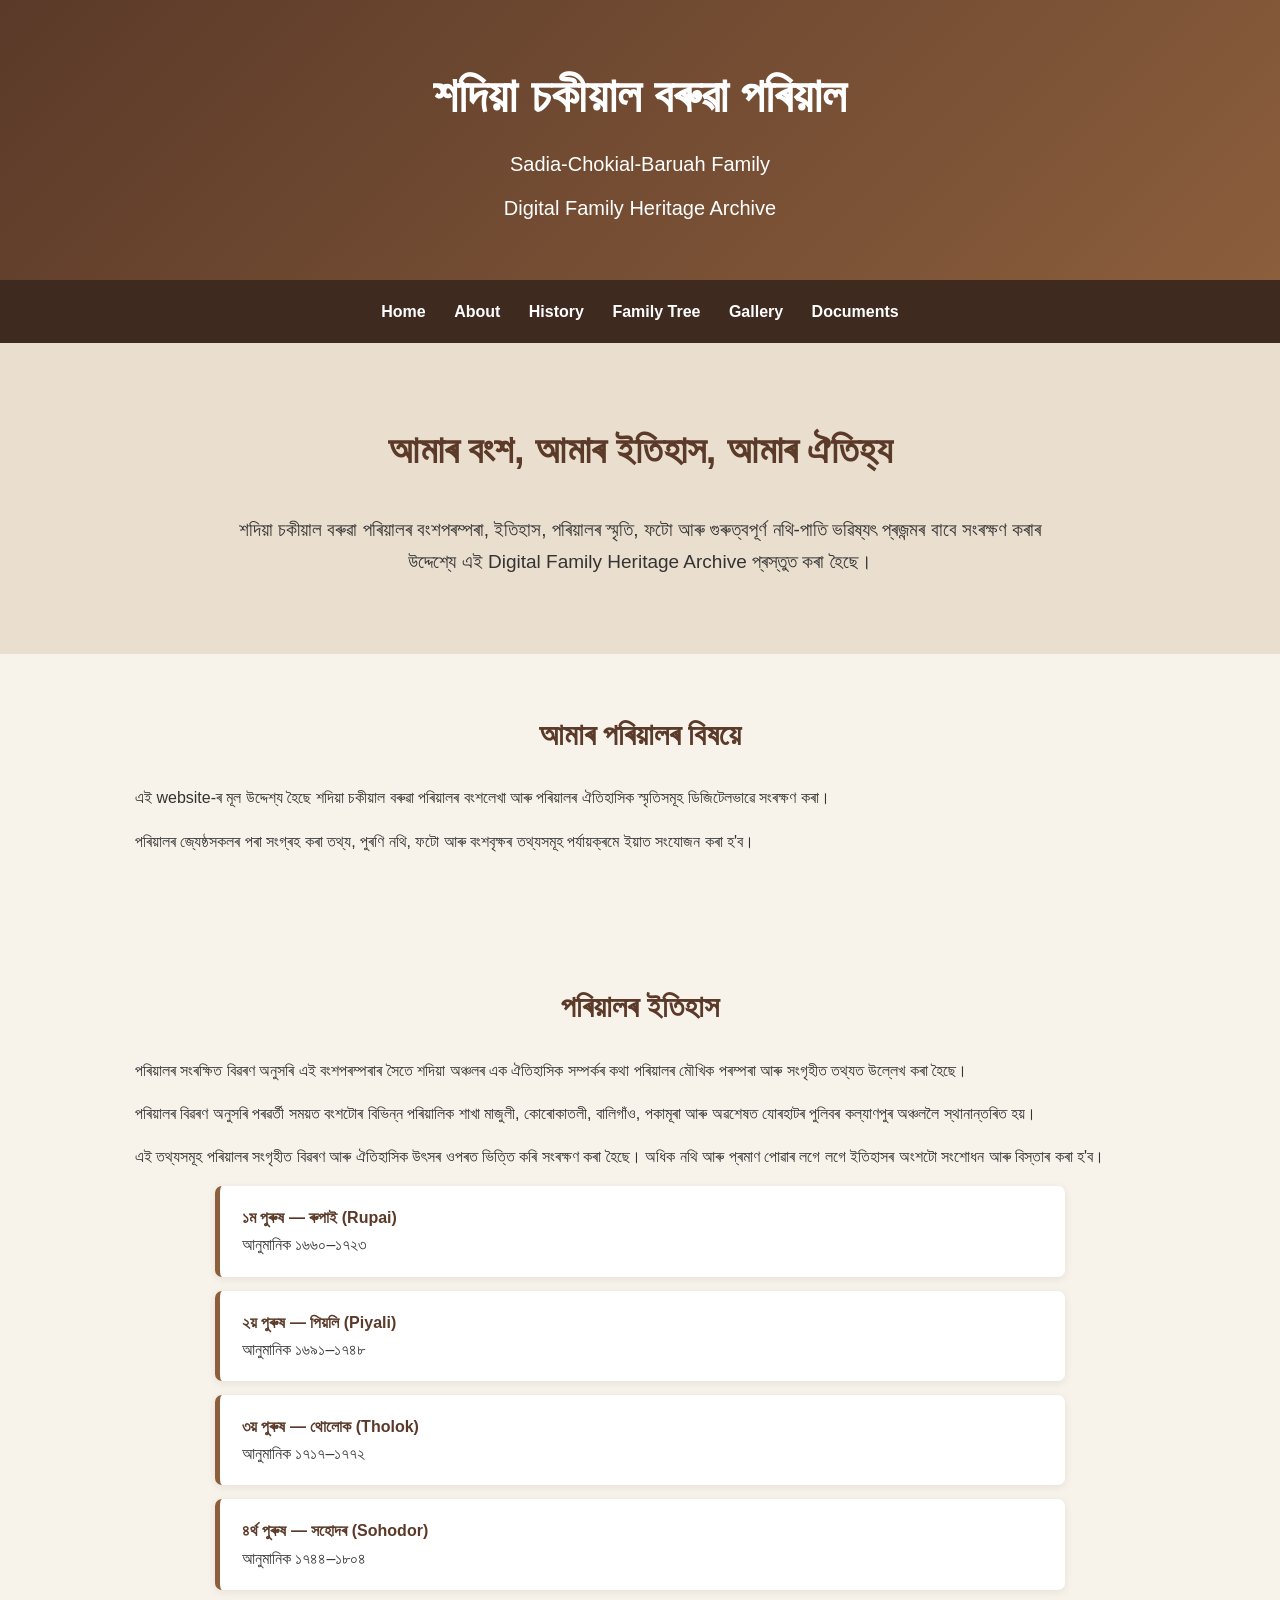
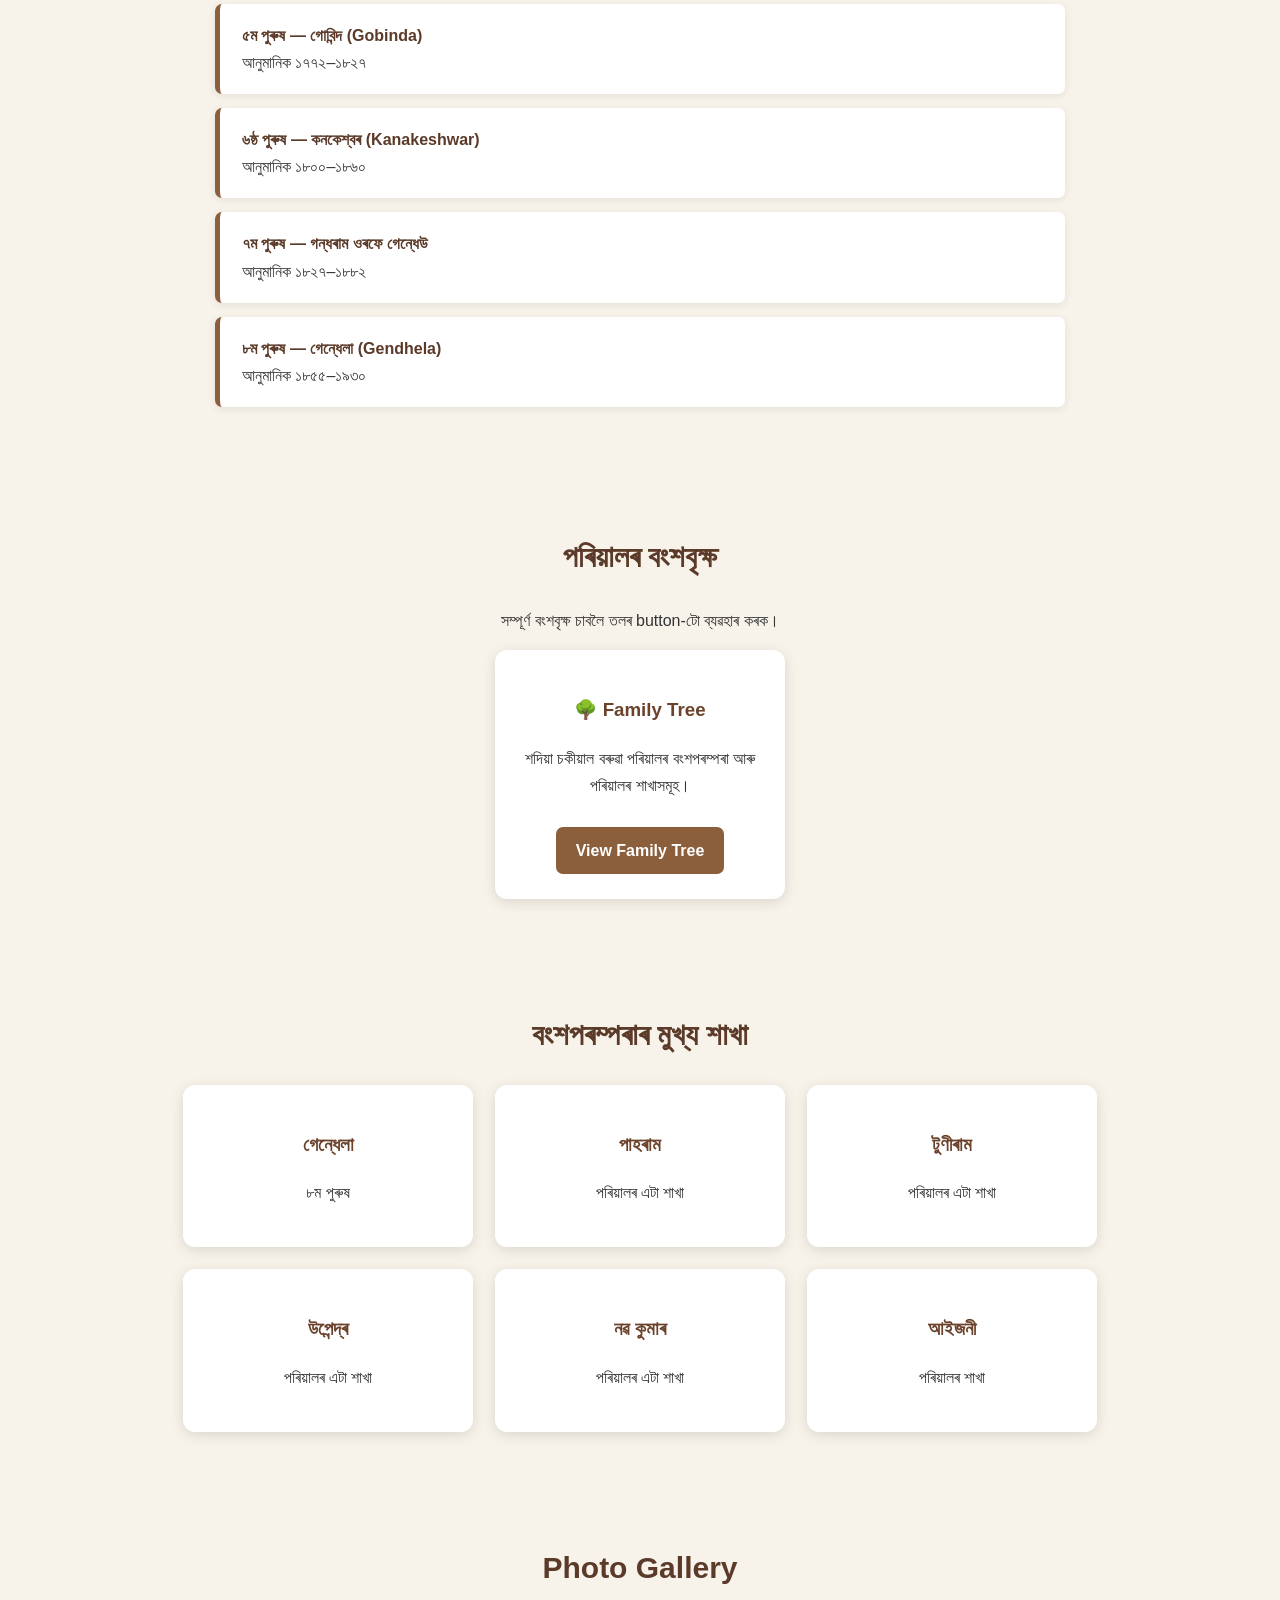
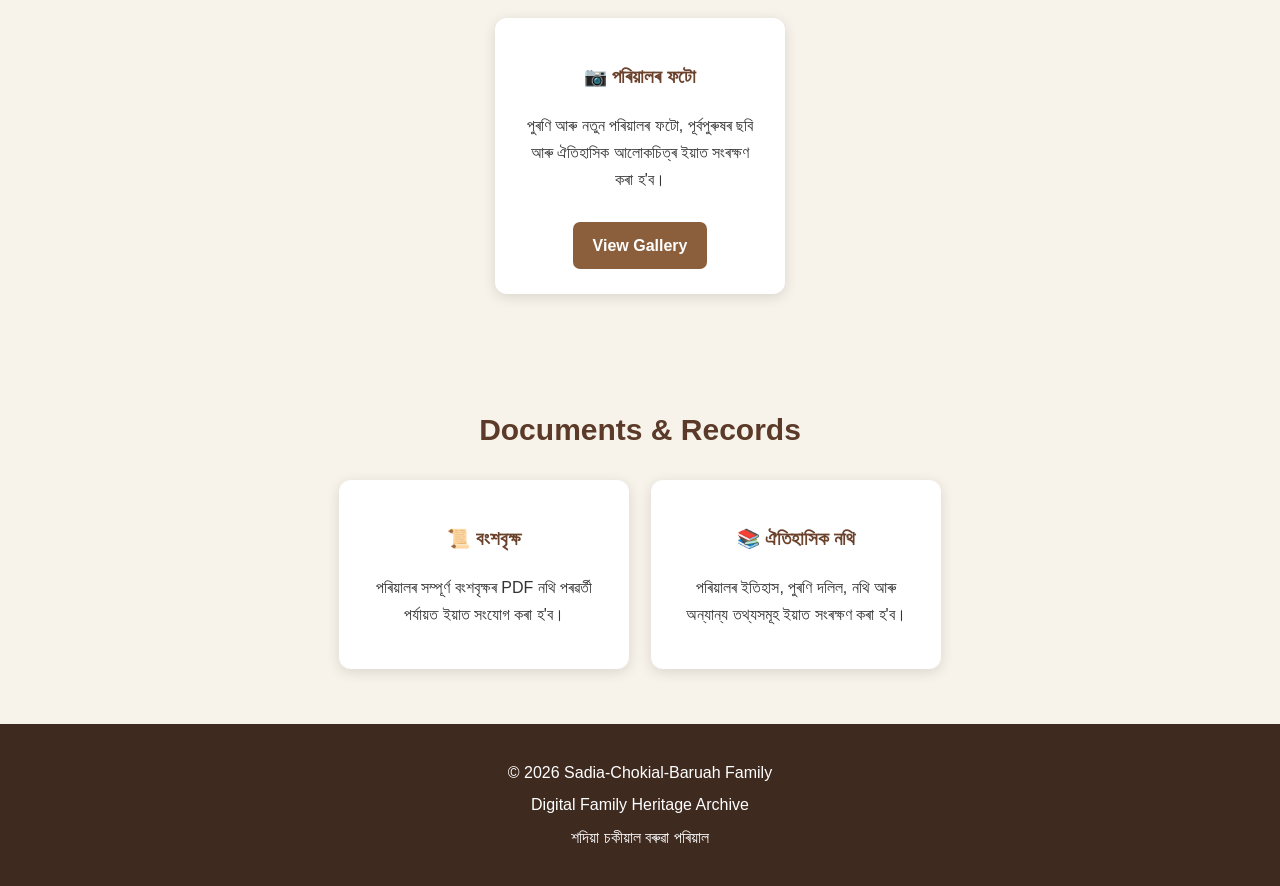
<file: index.html>
<!DOCTYPE html>
<html lang="as">
<head>
<meta charset="UTF-8">
<meta name="viewport" content="width=device-width, initial-scale=1.0">

<title>শদিয়া চকীয়াল বৰুৱা পৰিয়াল | Sadia-Chokial-Baruah Family</title>

<style>
*{
    box-sizing:border-box;
}

html{
    scroll-behavior:smooth;
}

body{
    margin:0;
    font-family:"Noto Sans Assamese","Noto Sans",Arial,sans-serif;
    background:#f7f3ea;
    color:#333;
    line-height:1.7;
}

header{
    background:linear-gradient(135deg,#5b3a29,#8b5e3c);
    color:white;
    text-align:center;
    padding:55px 20px;
}

header h1{
    margin:0;
    font-size:clamp(28px,5vw,48px);
}

header p{
    margin:10px 0 0;
    font-size:20px;
}

nav{
    position:sticky;
    top:0;
    z-index:1000;
    background:#3f2a20;
    text-align:center;
    padding:13px 10px;
}

nav a{
    color:white;
    text-decoration:none;
    margin:5px 12px;
    font-weight:bold;
    display:inline-block;
}

nav a:hover{
    text-decoration:underline;
}

.hero{
    padding:75px 20px;
    text-align:center;
    background:#eadfce;
}

.hero h2{
    margin-top:0;
    color:#5b3a29;
    font-size:clamp(26px,4vw,38px);
}

.hero p{
    max-width:850px;
    margin:auto;
    font-size:19px;
}

.section{
    max-width:1050px;
    margin:auto;
    padding:55px 20px;
}

.section h2{
    text-align:center;
    color:#5b3a29;
    font-size:30px;
    margin-top:0;
}

.card-container{
    display:flex;
    flex-wrap:wrap;
    justify-content:center;
    gap:22px;
}

.card{
    background:white;
    width:290px;
    padding:25px;
    border-radius:12px;
    box-shadow:0 3px 14px rgba(0,0,0,.12);
    text-align:center;
}

.card h3{
    color:#6b422c;
}

.button{
    display:inline-block;
    margin-top:12px;
    padding:10px 20px;
    background:#8b5e3c;
    color:white;
    text-decoration:none;
    border-radius:7px;
    font-weight:bold;
}

.button:hover{
    background:#5b3a29;
}

.timeline{
    max-width:850px;
    margin:auto;
}

.timeline-item{
    background:white;
    margin:14px 0;
    padding:18px 22px;
    border-left:5px solid #8b5e3c;
    border-radius:7px;
    box-shadow:0 2px 8px rgba(0,0,0,.08);
}

.timeline-item strong{
    color:#5b3a29;
}

.generation{
    max-width:850px;
    margin:20px auto;
    background:white;
    padding:20px;
    border-radius:10px;
    box-shadow:0 2px 9px rgba(0,0,0,.08);
}

.generation h3{
    margin-top:0;
    color:#6b422c;
}

footer{
    background:#3f2a20;
    color:white;
    text-align:center;
    padding:30px 20px;
}

footer p{
    margin:5px;
}

@media(max-width:600px){
    nav a{
        margin:4px 7px;
        font-size:14px;
    }

    .section{
        padding:40px 15px;
    }

    .card{
        width:100%;
    }
}
</style>
</head>

<body>

<header id="home">
    <h1>শদিয়া চকীয়াল বৰুৱা পৰিয়াল</h1>
    <p>Sadia-Chokial-Baruah Family</p>
    <p>Digital Family Heritage Archive</p>
</header>

<nav>
    <a href="#home">Home</a>
    <a href="#about">About</a>
    <a href="#history">History</a>
    <a href="#family">Family Tree</a>
    <a href="gallery.html">Gallery</a>
    <a href="#documents">Documents</a>
</nav>

<section class="hero">
    <h2>আমাৰ বংশ, আমাৰ ইতিহাস, আমাৰ ঐতিহ্য</h2>

    <p>
        শদিয়া চকীয়াল বৰুৱা পৰিয়ালৰ বংশপৰম্পৰা,
        ইতিহাস, পৰিয়ালৰ স্মৃতি, ফটো আৰু গুৰুত্বপূৰ্ণ
        নথি-পাতি ভৱিষ্যৎ প্ৰজন্মৰ বাবে সংৰক্ষণ কৰাৰ
        উদ্দেশ্যে এই Digital Family Heritage Archive
        প্ৰস্তুত কৰা হৈছে।
    </p>
</section>

<section class="section" id="about">
    <h2>আমাৰ পৰিয়ালৰ বিষয়ে</h2>

    <p>
        এই website-ৰ মূল উদ্দেশ্য হৈছে শদিয়া চকীয়াল
        বৰুৱা পৰিয়ালৰ বংশলেখা আৰু পৰিয়ালৰ ঐতিহাসিক
        স্মৃতিসমূহ ডিজিটেলভাৱে সংৰক্ষণ কৰা।
    </p>

    <p>
        পৰিয়ালৰ জ্যেষ্ঠসকলৰ পৰা সংগ্ৰহ কৰা তথ্য,
        পুৰণি নথি, ফটো আৰু বংশবৃক্ষৰ তথ্যসমূহ
        পৰ্যায়ক্ৰমে ইয়াত সংযোজন কৰা হ'ব।
    </p>
</section>

<section class="section" id="history">
    <h2>পৰিয়ালৰ ইতিহাস</h2>

    <p>
        পৰিয়ালৰ সংৰক্ষিত বিৱৰণ অনুসৰি এই বংশপৰম্পৰাৰ
        সৈতে শদিয়া অঞ্চলৰ এক ঐতিহাসিক সম্পৰ্কৰ কথা
        পৰিয়ালৰ মৌখিক পৰম্পৰা আৰু সংগৃহীত তথ্যত
        উল্লেখ কৰা হৈছে।
    </p>

    <p>
        পৰিয়ালৰ বিৱৰণ অনুসৰি পৰৱৰ্তী সময়ত বংশটোৰ
        বিভিন্ন পৰিয়ালিক শাখা মাজুলী, কোৰোকাতলী,
        বালিগাঁও, পকামূৰা আৰু অৱশেষত যোৰহাটৰ
        পুলিবৰ কল্যাণপুৰ অঞ্চললৈ স্থানান্তৰিত হয়।
    </p>

    <p>
        এই তথ্যসমূহ পৰিয়ালৰ সংগৃহীত বিৱৰণ আৰু
        ঐতিহাসিক উৎসৰ ওপৰত ভিত্তি কৰি সংৰক্ষণ কৰা হৈছে।
        অধিক নথি আৰু প্ৰমাণ পোৱাৰ লগে লগে ইতিহাসৰ
        অংশটো সংশোধন আৰু বিস্তাৰ কৰা হ'ব।
    </p>

    <div class="timeline">

        <div class="timeline-item">
            <strong>১ম পুৰুষ — ৰুপাই (Rupai)</strong><br>
            আনুমানিক ১৬৬০–১৭২৩
        </div>

        <div class="timeline-item">
            <strong>২য় পুৰুষ — পিয়লি (Piyali)</strong><br>
            আনুমানিক ১৬৯১–১৭৪৮
        </div>

        <div class="timeline-item">
            <strong>৩য় পুৰুষ — থোলোক (Tholok)</strong><br>
            আনুমানিক ১৭১৭–১৭৭২
        </div>

        <div class="timeline-item">
            <strong>৪ৰ্থ পুৰুষ — সহোদৰ (Sohodor)</strong><br>
            আনুমানিক ১৭৪৪–১৮০৪
        </div>

        <div class="timeline-item">
            <strong>৫ম পুৰুষ — গোবিন্দ (Gobinda)</strong><br>
            আনুমানিক ১৭৭২–১৮২৭
        </div>

        <div class="timeline-item">
            <strong>৬ষ্ঠ পুৰুষ — কনকেশ্বৰ (Kanakeshwar)</strong><br>
            আনুমানিক ১৮০০–১৮৬০
        </div>

        <div class="timeline-item">
            <strong>৭ম পুৰুষ — গন্ধৰাম ওৰফে গেন্ধেউ</strong><br>
            আনুমানিক ১৮২৭–১৮৮২
        </div>

        <div class="timeline-item">
            <strong>৮ম পুৰুষ — গেন্ধেলা (Gendhela)</strong><br>
            আনুমানিক ১৮৫৫–১৯৩০
        </div>

    </div>
</section>

<section class="section" id="family">
    <h2>পৰিয়ালৰ বংশবৃক্ষ</h2>

    <p style="text-align:center;">
        সম্পূৰ্ণ বংশবৃক্ষ চাবলৈ তলৰ button-টো ব্যৱহাৰ কৰক।
    </p>

    <div class="card-container">

        <div class="card">
            <h3>🌳 Family Tree</h3>

            <p>
                শদিয়া চকীয়াল বৰুৱা পৰিয়ালৰ
                বংশপৰম্পৰা আৰু পৰিয়ালৰ শাখাসমূহ।
            </p>

            <a class="button" href="family-tree.html">
                View Family Tree
            </a>
        </div>

    </div>
</section>

<section class="section">
    <h2>বংশপৰম্পৰাৰ মুখ্য শাখা</h2>

    <div class="card-container">

        <div class="card">
            <h3>গেন্ধেলা</h3>
            <p>৮ম পুৰুষ</p>
        </div>

        <div class="card">
            <h3>পাহৰাম</h3>
            <p>পৰিয়ালৰ এটা শাখা</p>
        </div>

        <div class="card">
            <h3>টুণীৰাম</h3>
            <p>পৰিয়ালৰ এটা শাখা</p>
        </div>

        <div class="card">
            <h3>উপেন্দ্ৰ</h3>
            <p>পৰিয়ালৰ এটা শাখা</p>
        </div>

        <div class="card">
            <h3>নৱ কুমাৰ</h3>
            <p>পৰিয়ালৰ এটা শাখা</p>
        </div>

        <div class="card">
            <h3>আইজনী</h3>
            <p>পৰিয়ালৰ শাখা</p>
        </div>

    </div>
</section>

<section class="section">
    <h2>Photo Gallery</h2>

    <div class="card-container">

        <div class="card">
            <h3>📷 পৰিয়ালৰ ফটো</h3>

            <p>
                পুৰণি আৰু নতুন পৰিয়ালৰ ফটো,
                পূৰ্বপুৰুষৰ ছবি আৰু ঐতিহাসিক
                আলোকচিত্ৰ ইয়াত সংৰক্ষণ কৰা হ'ব।
            </p>

            <a class="button" href="gallery.html">
                View Gallery
            </a>
        </div>

    </div>
</section>

<section class="section" id="documents">
    <h2>Documents & Records</h2>

    <div class="card-container">

        <div class="card">
            <h3>📜 বংশবৃক্ষ</h3>

            <p>
                পৰিয়ালৰ সম্পূৰ্ণ বংশবৃক্ষৰ PDF
                নথি পৰৱৰ্তী পৰ্যায়ত ইয়াত সংযোগ
                কৰা হ'ব।
            </p>
        </div>

        <div class="card">
            <h3>📚 ঐতিহাসিক নথি</h3>

            <p>
                পৰিয়ালৰ ইতিহাস, পুৰণি দলিল,
                নথি আৰু অন্যান্য তথ্যসমূহ
                ইয়াত সংৰক্ষণ কৰা হ'ব।
            </p>
        </div>

    </div>
</section>

<footer>
    <p>© 2026 Sadia-Chokial-Baruah Family</p>
    <p>Digital Family Heritage Archive</p>
    <p>শদিয়া চকীয়াল বৰুৱা পৰিয়াল</p>
</footer>

</body>
</html>
</file>
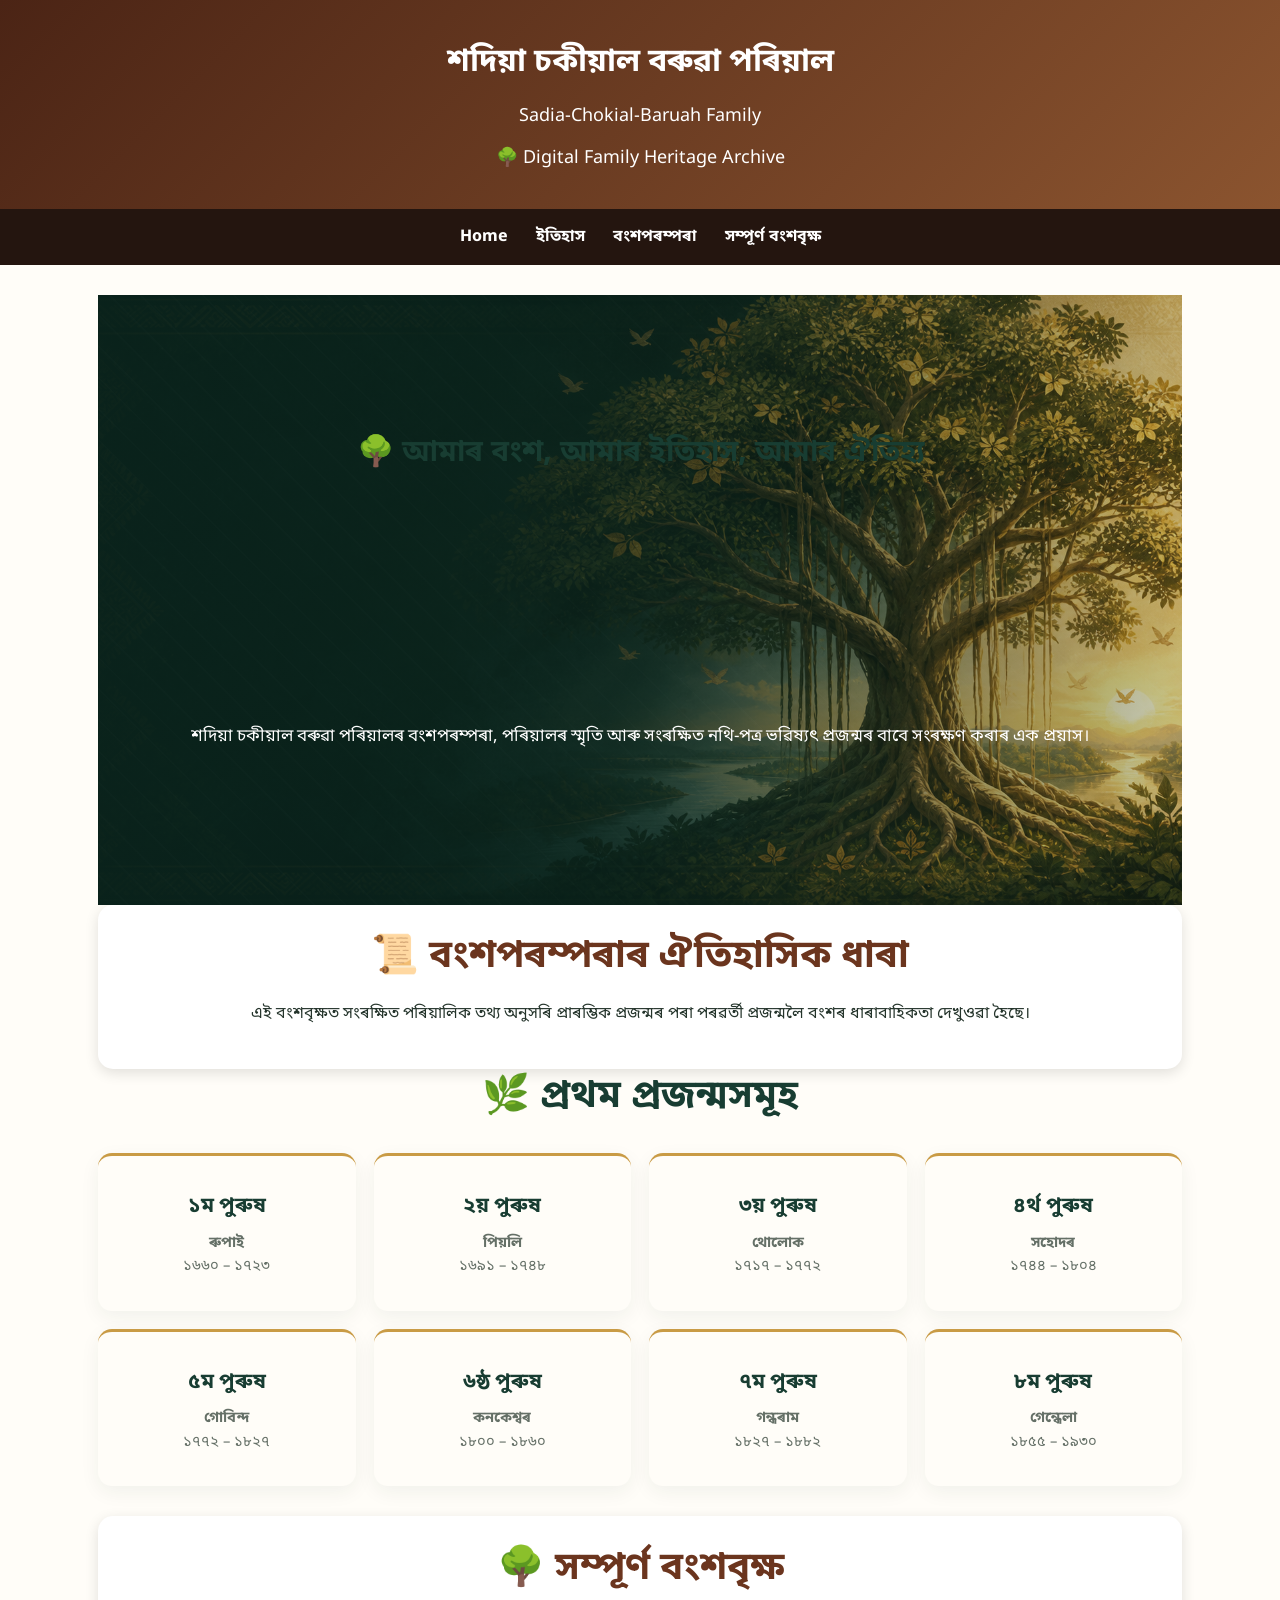
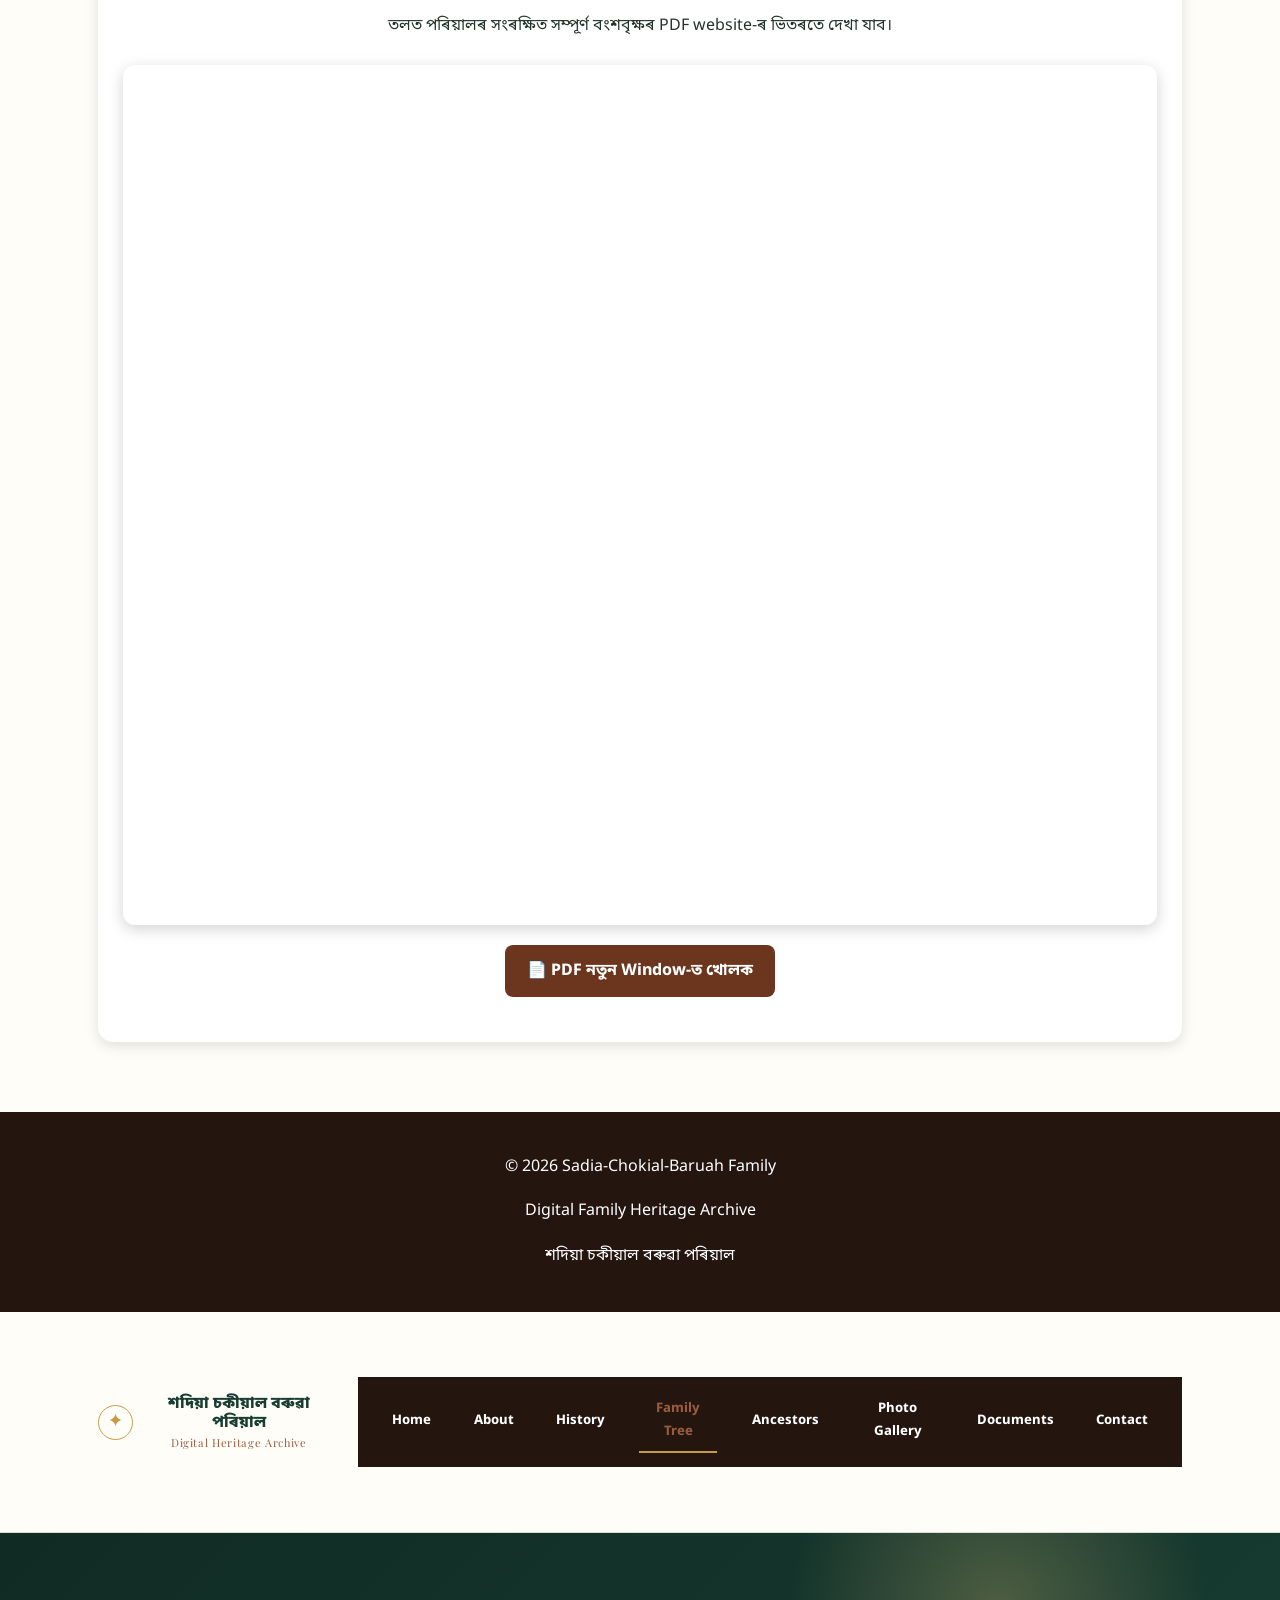
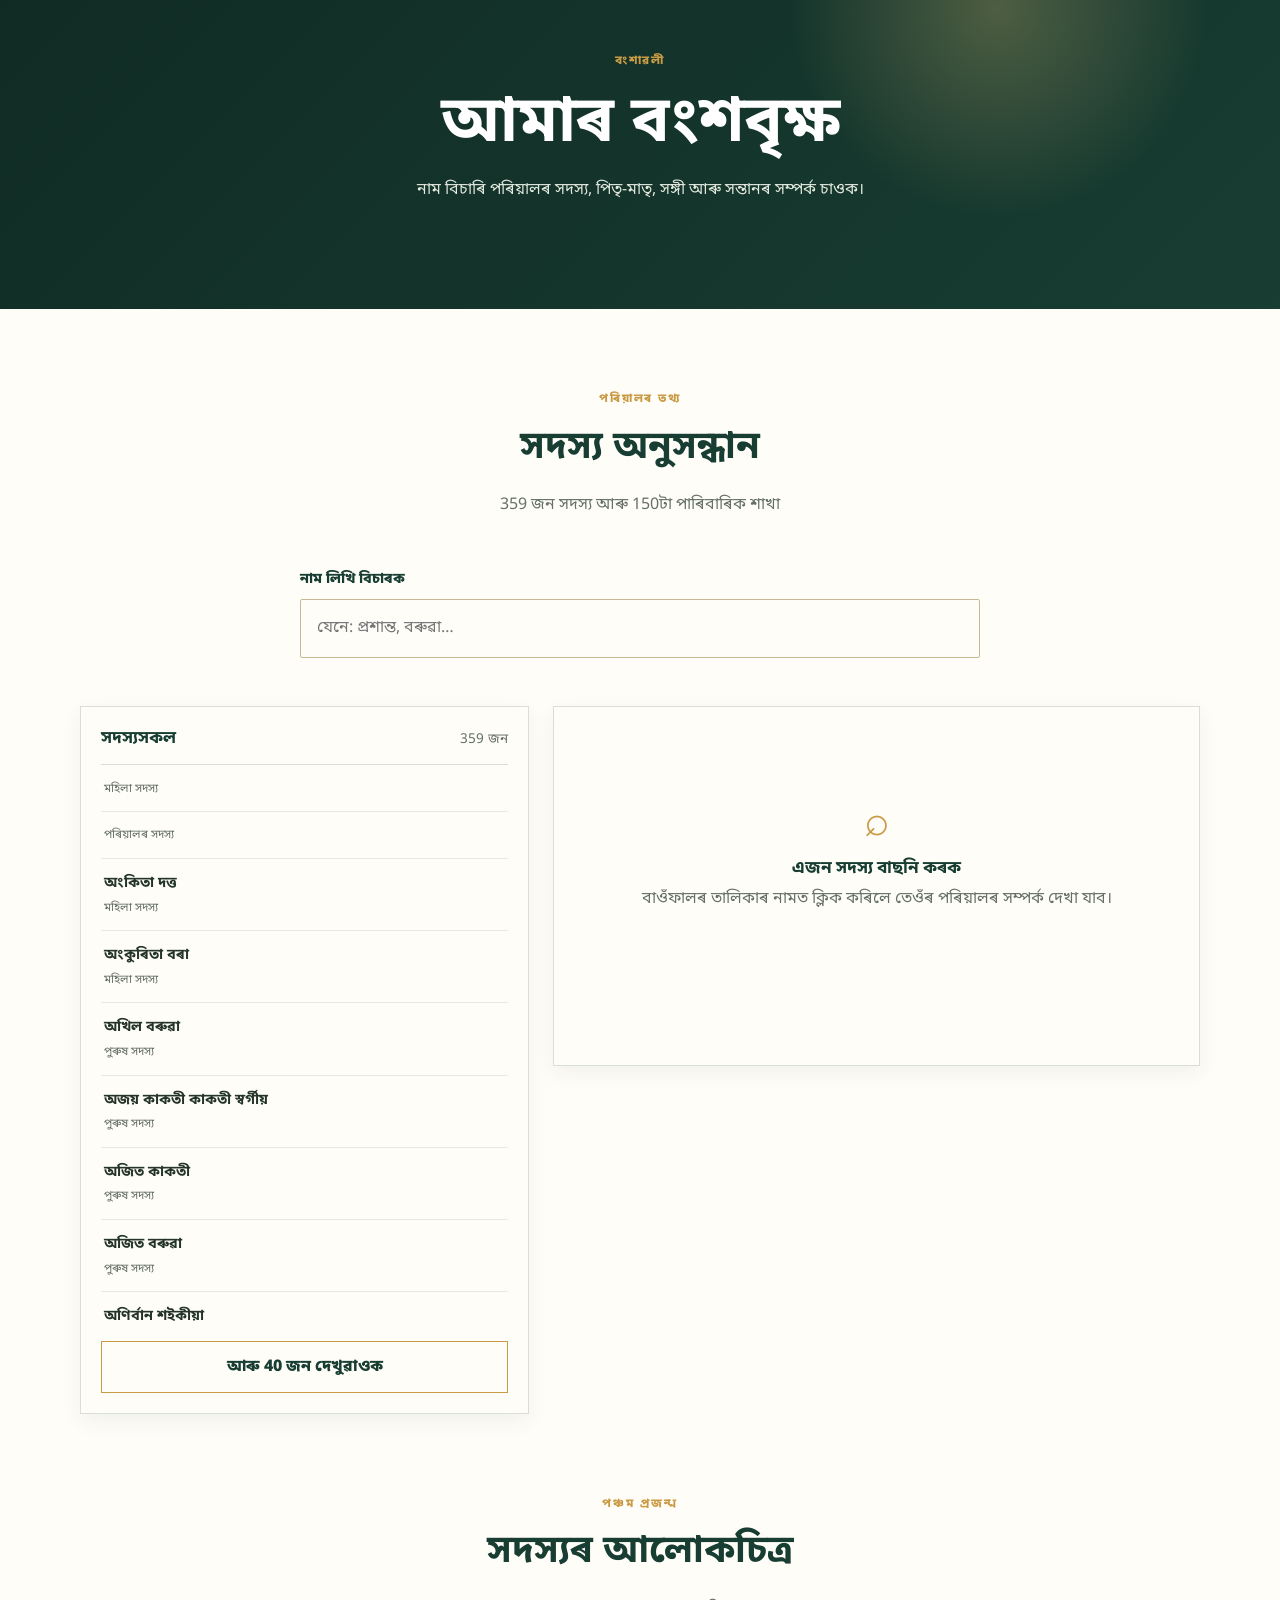
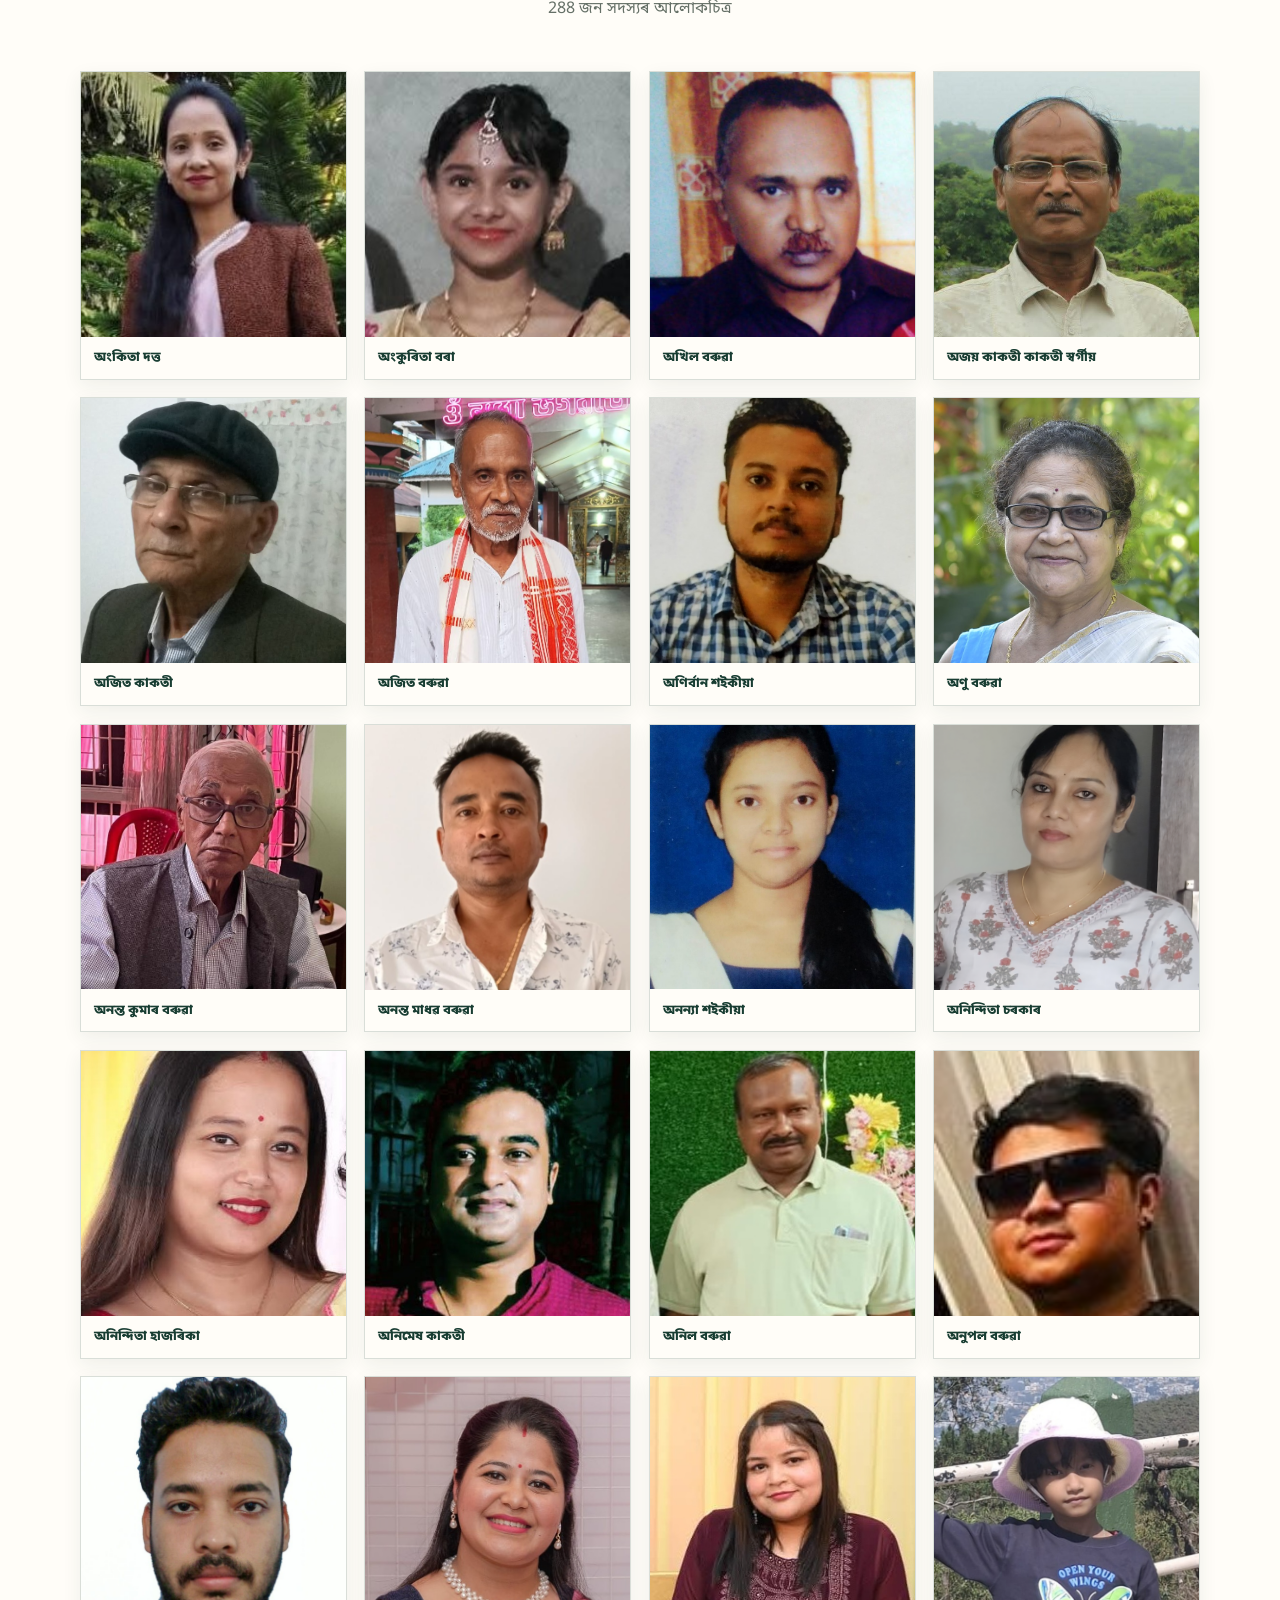
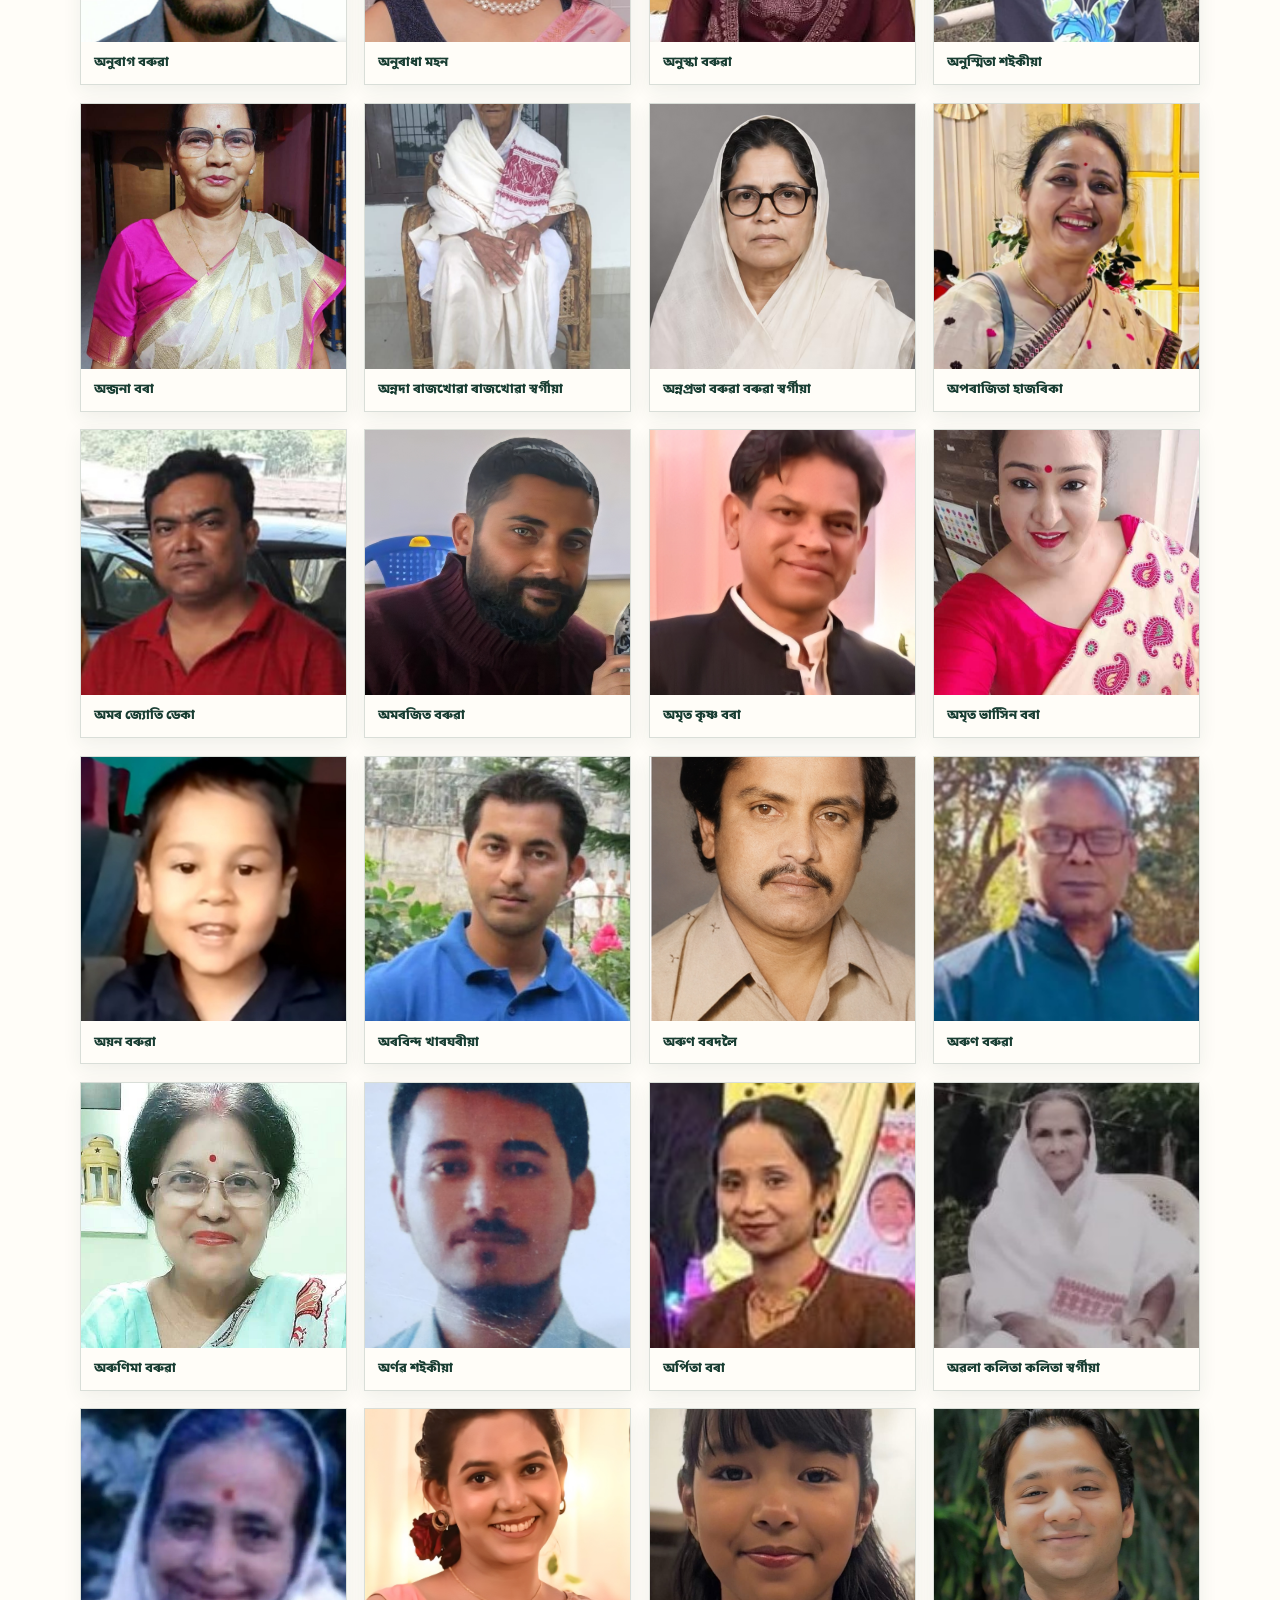
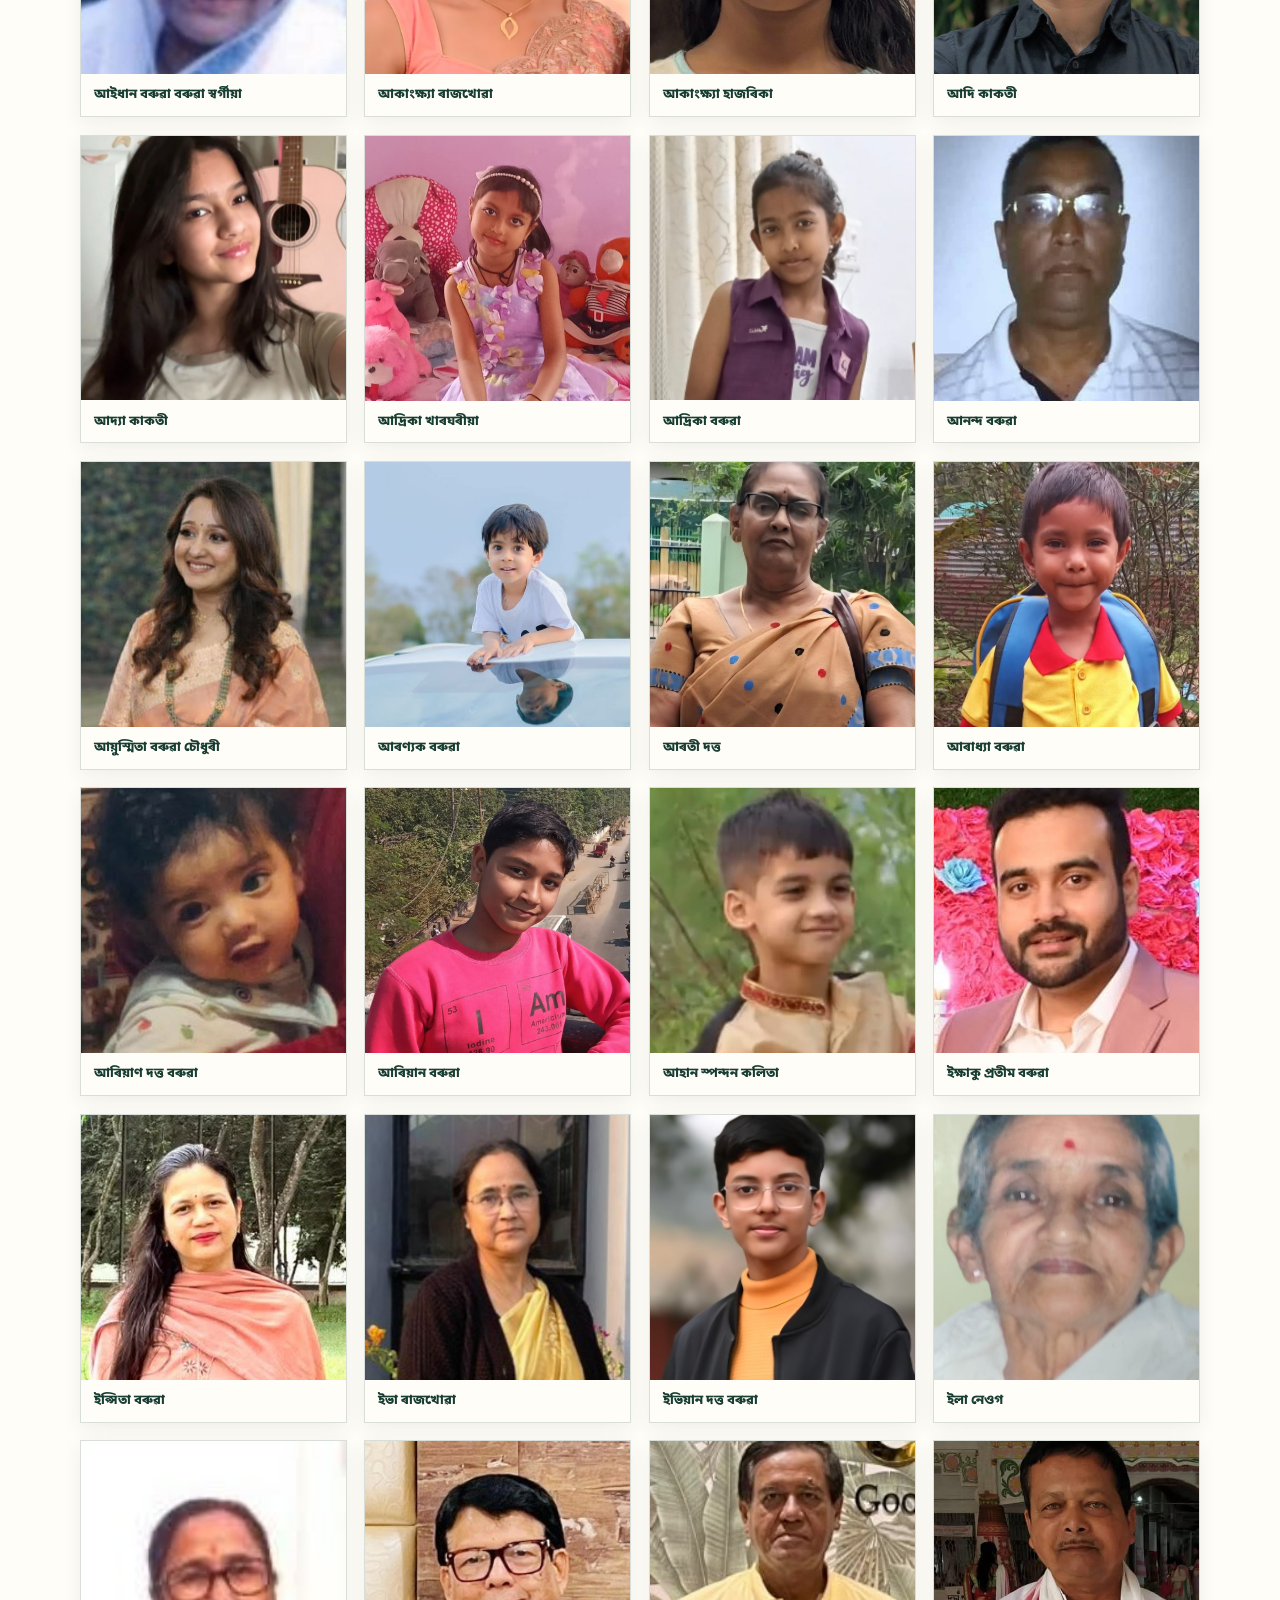
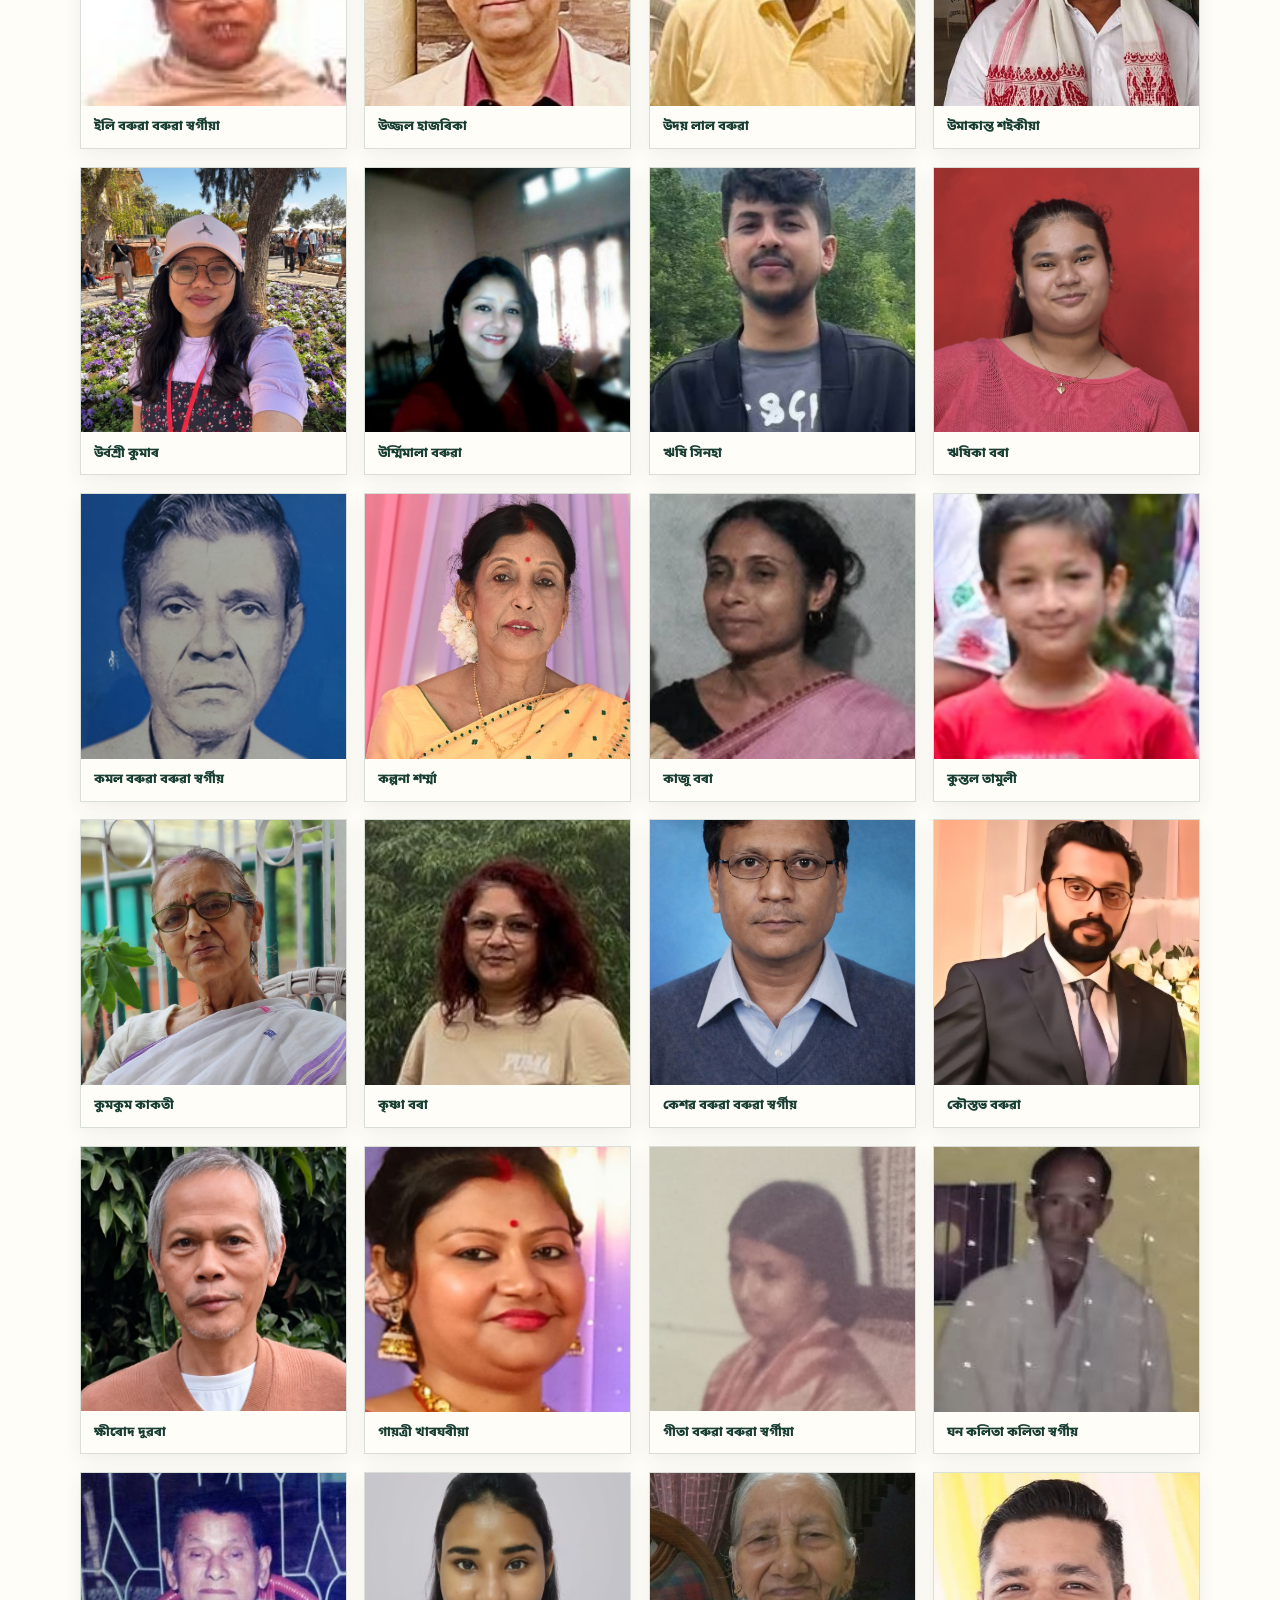
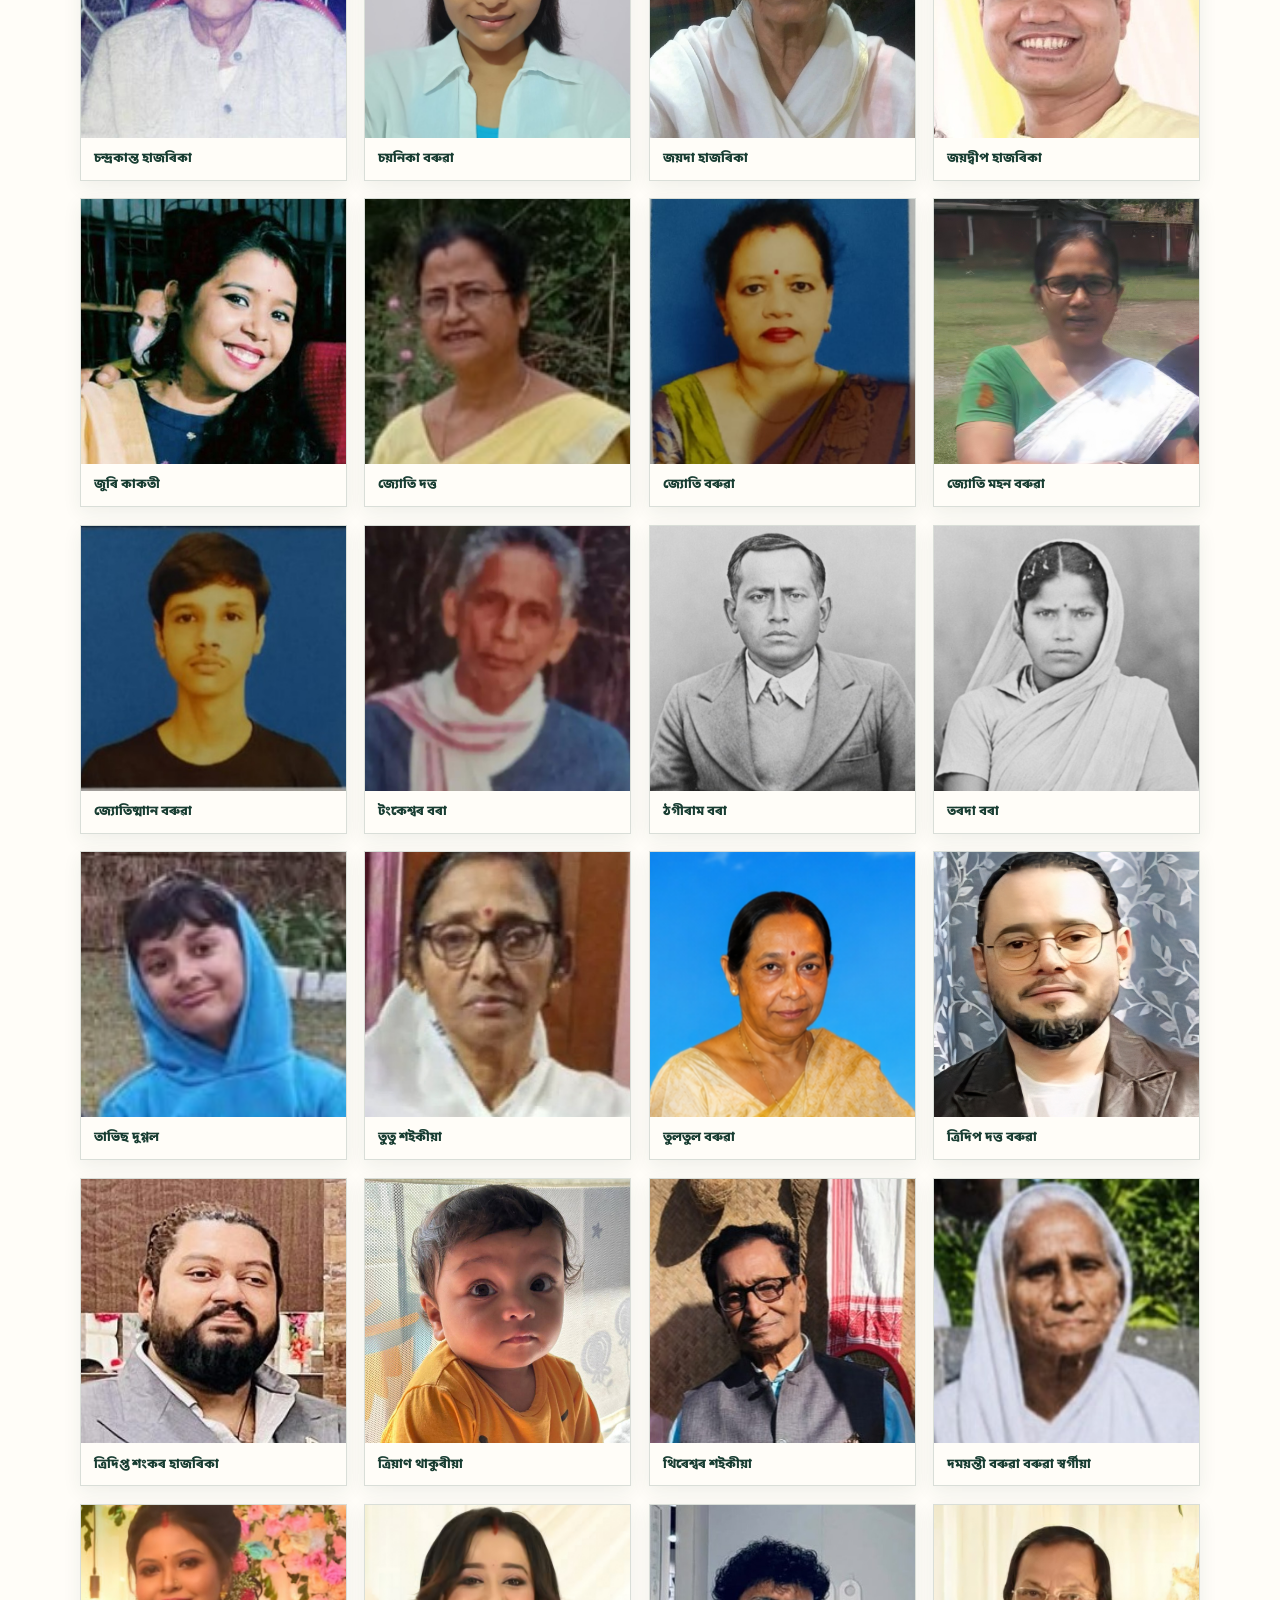
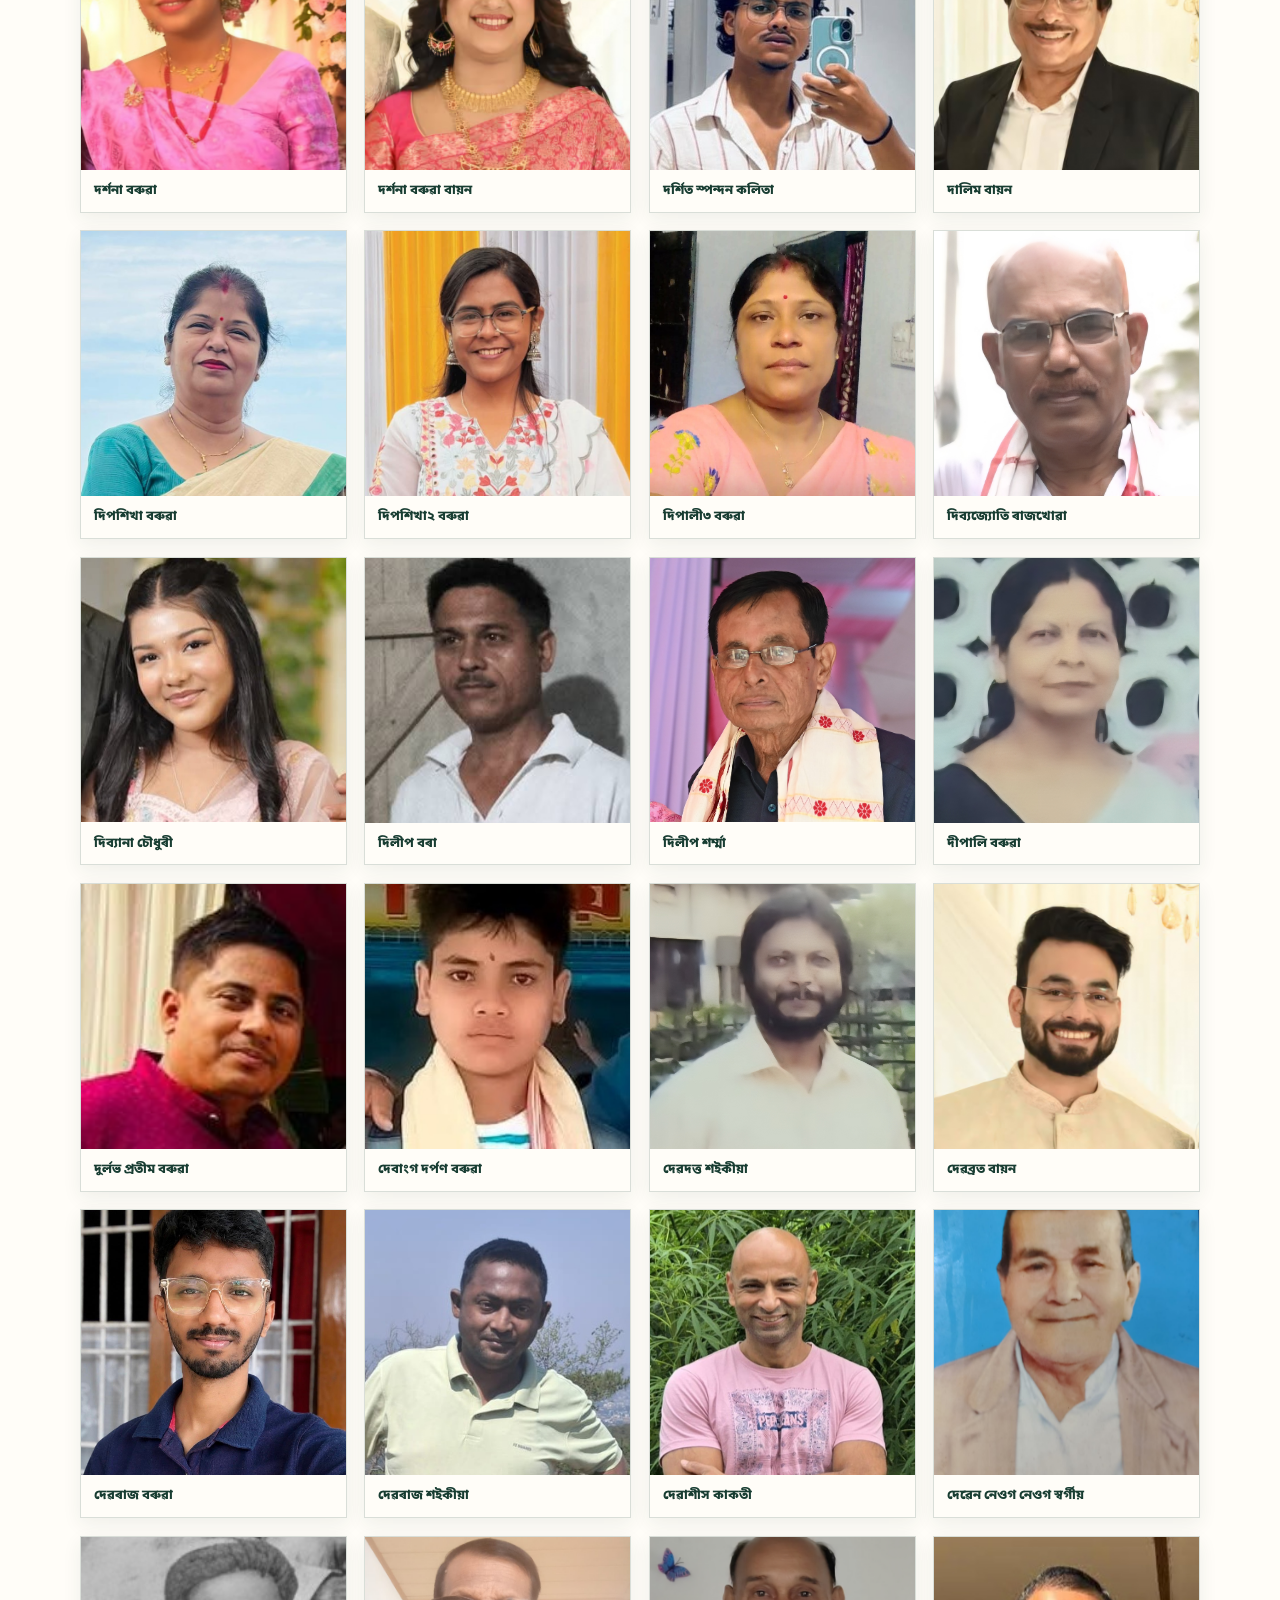
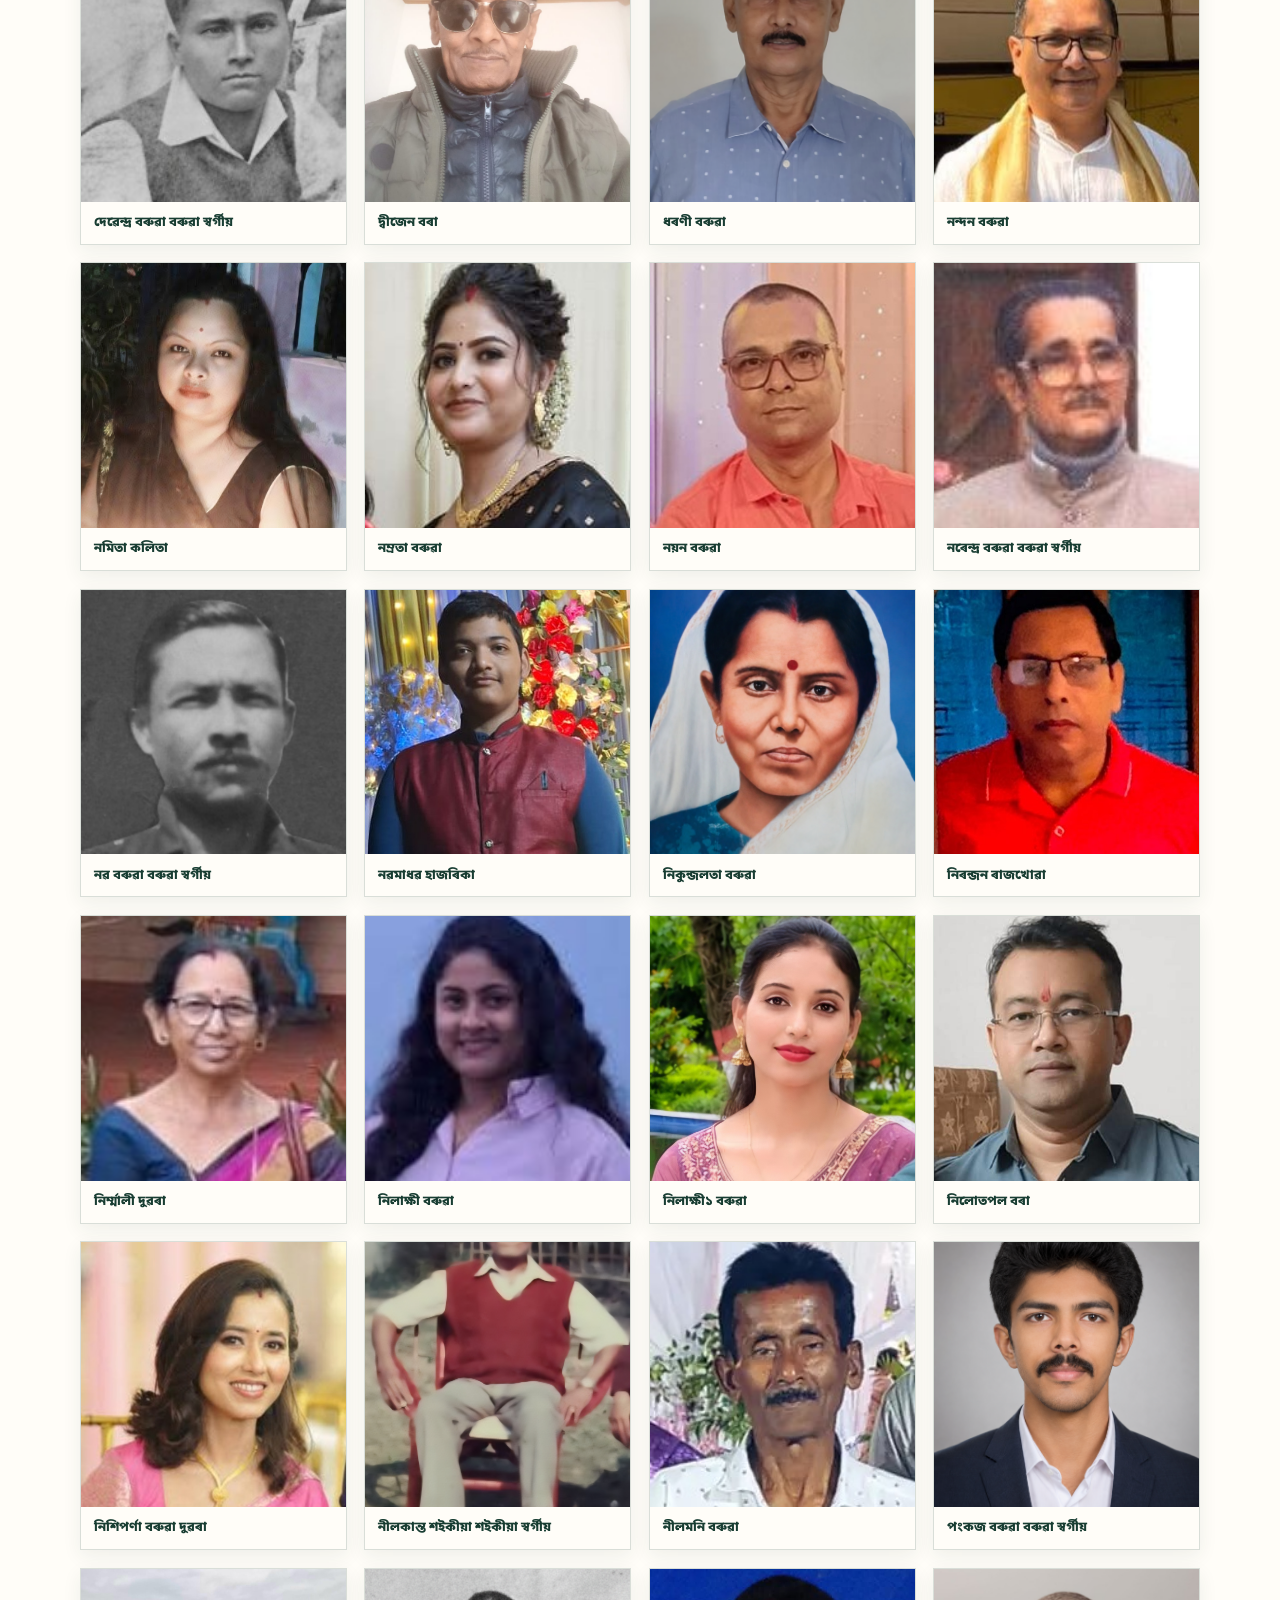
<file: family-tree.html>
<!DOCTYPE html>

<html lang="as">
<head>
<meta charset="UTF-8">
<meta name="viewport" content="width=device-width, initial-scale=1.0">

<title>বংশবৃক্ষ | শদিয়া চকীয়াল বৰুৱা পৰিয়াল</title>

<style>
body{
    margin:0;
    font-family:"Noto Sans Assamese","Noto Sans",sans-serif;
    background:#f7f3eb;
    color:#33251b;
}

header{
    background:linear-gradient(135deg,#4b2415,#8b542f);
    color:white;
    text-align:center;
    padding:35px 15px;
}

header h1{
    margin:0;
    font-size:32px;
}

header p{
    font-size:18px;
    margin:10px 0 0;
}

nav{
    background:#24150f;
    text-align:center;
    padding:14px;
    position:sticky;
    top:0;
    z-index:10;
}

nav a{
    color:white;
    text-decoration:none;
    margin:0 12px;
    font-weight:bold;
}

nav a:hover{
    color:#ffd98a;
}

.container{
    max-width:1200px;
    margin:auto;
    padding:30px 18px;
}

.hero{
    text-align:center;
    padding:25px 10px;
}

.hero h2{
    font-size:30px;
    margin-bottom:10px;
}

.hero p{
    font-size:17px;
    line-height:1.8;
}

.generations{
    display:grid;
    grid-template-columns:repeat(auto-fit,minmax(220px,1fr));
    gap:18px;
    margin:30px 0;
}

.card{
    background:white;
    border-radius:14px;
    padding:20px;
    box-shadow:0 4px 14px rgba(0,0,0,.12);
    text-align:center;
    border-top:5px solid #8b542f;
}

.card h3{
    margin:5px 0 10px;
    font-size:21px;
}

.card p{
    margin:5px;
    line-height:1.6;
}

.tree-box{
    background:white;
    padding:25px;
    border-radius:15px;
    box-shadow:0 4px 14px rgba(0,0,0,.12);
    text-align:center;
}

.tree-box h2{
    color:#6b351e;
}

.pdf-box{
    margin-top:25px;
    border-radius:12px;
    overflow:hidden;
    box-shadow:0 4px 15px rgba(0,0,0,.18);
    background:white;
}

.pdf-box iframe{
    width:100%;
    height:850px;
    border:0;
}

.download{
    display:inline-block;
    margin:20px;
    padding:12px 22px;
    background:#6b351e;
    color:white;
    text-decoration:none;
    border-radius:8px;
    font-weight:bold;
}

footer{
    margin-top:40px;
    background:#24150f;
    color:white;
    text-align:center;
    padding:25px;
    line-height:1.8;
}

@media(max-width:600px){
    header h1{
        font-size:25px;
    }

    nav a{
        display:inline-block;
        margin:6px;
    }

    .pdf-box iframe{
        height:650px;
    }
}
</style>
</head>

<body>

<header>
    <h1>শদিয়া চকীয়াল বৰুৱা পৰিয়াল</h1>
    <p>Sadia-Chokial-Baruah Family</p>
    <p>🌳 Digital Family Heritage Archive</p>
</header>

<nav>
    <a href="index.html">Home</a>
    <a href="#history">ইতিহাস</a>
    <a href="#generations">বংশপৰম্পৰা</a>
    <a href="#tree">সম্পূৰ্ণ বংশবৃক্ষ</a>
</nav>

<div class="container">

<section class="hero">
    <h2>🌳 আমাৰ বংশ, আমাৰ ইতিহাস, আমাৰ ঐতিহ্য</h2>
    <p>
        শদিয়া চকীয়াল বৰুৱা পৰিয়ালৰ বংশপৰম্পৰা,
        পৰিয়ালৰ স্মৃতি আৰু সংৰক্ষিত নথি-পত্ৰ
        ভৱিষ্যৎ প্ৰজন্মৰ বাবে সংৰক্ষণ কৰাৰ এক প্ৰয়াস।
    </p>
</section>

<section id="history" class="tree-box">
    <h2>📜 বংশপৰম্পৰাৰ ঐতিহাসিক ধাৰা</h2>
    <p>
        এই বংশবৃক্ষত সংৰক্ষিত পৰিয়ালিক তথ্য অনুসৰি
        প্ৰাৰম্ভিক প্ৰজন্মৰ পৰা পৰৱৰ্তী প্ৰজন্মলৈ
        বংশৰ ধাৰাবাহিকতা দেখুওৱা হৈছে।
    </p>
</section>

<section id="generations">
    <h2 style="text-align:center;">🌿 প্ৰথম প্ৰজন্মসমূহ</h2>

    <div class="generations">

        <div class="card">
            <h3>১ম পুৰুষ</h3>
            <p><strong>ৰুপাই</strong></p>
            <p>১৬৬০ – ১৭২৩</p>
        </div>

        <div class="card">
            <h3>২য় পুৰুষ</h3>
            <p><strong>পিয়লি</strong></p>
            <p>১৬৯১ – ১৭৪৮</p>
        </div>

        <div class="card">
            <h3>৩য় পুৰুষ</h3>
            <p><strong>থোলোক</strong></p>
            <p>১৭১৭ – ১৭৭২</p>
        </div>

        <div class="card">
            <h3>৪ৰ্থ পুৰুষ</h3>
            <p><strong>সহোদৰ</strong></p>
            <p>১৭৪৪ – ১৮০৪</p>
        </div>

        <div class="card">
            <h3>৫ম পুৰুষ</h3>
            <p><strong>গোবিন্দ</strong></p>
            <p>১৭৭২ – ১৮২৭</p>
        </div>

        <div class="card">
            <h3>৬ষ্ঠ পুৰুষ</h3>
            <p><strong>কনকেশ্বৰ</strong></p>
            <p>১৮০০ – ১৮৬০</p>
        </div>

        <div class="card">
            <h3>৭ম পুৰুষ</h3>
            <p><strong>গন্ধৰাম</strong></p>
            <p>১৮২৭ – ১৮৮২</p>
        </div>

        <div class="card">
            <h3>৮ম পুৰুষ</h3>
            <p><strong>গেন্ধেলা</strong></p>
            <p>১৮৫৫ – ১৯৩০</p>
        </div>

    </div>
</section>

<section id="tree" class="tree-box">

    <h2>🌳 সম্পূৰ্ণ বংশবৃক্ষ</h2>

    <p>
        তলত পৰিয়ালৰ সংৰক্ষিত সম্পূৰ্ণ বংশবৃক্ষৰ PDF
        website-ৰ ভিতৰতে দেখা যাব।
    </p>

    <div class="pdf-box">
        <iframe src="family-tree.pdf"
                title="Sadia Chokial Baruah Family Tree">
        </iframe>
    </div>

    <a class="download"
       href="family-tree.pdf"
       target="_blank">
       📄 PDF নতুন Window-ত খোলক
    </a>

</section>

</div>

<footer>
    <p>© 2026 Sadia-Chokial-Baruah Family</p>
    <p>Digital Family Heritage Archive</p>
    <p>শদিয়া চকীয়াল বৰুৱা পৰিয়াল</p>
</footer>

</body>
</html><!doctype html>
<html lang="as">
<head>
  <meta charset="utf-8">
  <meta name="viewport" content="width=device-width, initial-scale=1">
  <meta name="description" content="শদিয়া চকীয়াল বৰুৱা পৰিয়ালৰ সন্ধানযোগ্য বংশবৃক্ষ।">
  <title>বংশবৃক্ষ | শদিয়া চকীয়াল বৰুৱা পৰিয়াল</title>
  <link rel="preconnect" href="https://fonts.googleapis.com"><link rel="preconnect" href="https://fonts.gstatic.com" crossorigin>
  <link href="https://fonts.googleapis.com/css2?family=Noto+Sans+Bengali:wght@400;500;600;700;800&family=Playfair+Display:wght@600;700&display=swap" rel="stylesheet">
  <link rel="stylesheet" href="style.css">
</head>
<body>
  <a class="skip-link" href="#main-content">মূল বিষয়বস্তুলৈ যাওক</a>
  <header class="site-header"><div class="header-inner container">
    <a class="brand" href="index.html"><span class="brand-mark" aria-hidden="true">✦</span><span><strong>শদিয়া চকীয়াল বৰুৱা পৰিয়াল</strong><small>Digital Heritage Archive</small></span></a>
    <button class="nav-toggle" type="button" aria-expanded="false" aria-controls="site-navigation"><span class="sr-only">মেনু খোলক</span><span aria-hidden="true">☰</span></button>
    <nav id="site-navigation" class="site-nav" aria-label="প্ৰধান নেভিগেচন"><a href="index.html">Home</a><a href="index.html#about">About</a><a href="index.html#history">History</a><a class="active" href="family-tree.html">Family Tree</a><a href="index.html#ancestors">Ancestors</a><a href="#fifth-generation-gallery">Photo Gallery</a><a href="index.html#documents">Documents</a><a href="index.html#contact">Contact</a></nav>
  </div></header>
  <main id="main-content">
    <section class="page-banner" aria-labelledby="page-title"><div class="container"><p class="eyebrow">বংশাৱলী</p><h1 id="page-title">আমাৰ বংশবৃক্ষ</h1><p>নাম বিচাৰি পৰিয়ালৰ সদস্য, পিতৃ-মাতৃ, সঙ্গী আৰু সন্তানৰ সম্পৰ্ক চাওক।</p></div></section>
    <section class="section container family-directory" aria-labelledby="directory-title">
      <div class="section-heading centered"><p class="eyebrow">পৰিয়ালৰ তথ্য</p><h2 id="directory-title">সদস্য অনুসন্ধান</h2><p id="member-count">বংশাৱলীৰ তথ্য লোড কৰা হৈছে…</p></div>
      <div class="search-box"><label for="member-search">নাম লিখি বিচাৰক</label><input id="member-search" type="search" placeholder="যেনে: প্ৰশান্ত, বৰুৱা…" autocomplete="off"></div>
      <div class="directory-layout">
        <section class="member-panel" aria-labelledby="member-list-title"><div class="panel-title"><h3 id="member-list-title">সদস্যসকল</h3><span id="result-count"></span></div><div id="family-list" class="family-list" aria-live="polite"></div><button id="more-results" class="more-results" type="button" hidden>আৰু নাম দেখুৱাওক</button></section>
        <aside id="person-detail" class="person-detail" aria-live="polite"><div class="detail-empty"><span aria-hidden="true">⌕</span><h3>এজন সদস্য বাছনি কৰক</h3><p>বাওঁফালৰ তালিকাৰ নামত ক্লিক কৰিলে তেওঁৰ পৰিয়ালৰ সম্পৰ্ক দেখা যাব।</p></div></aside>
      </div>
      <section id="fifth-generation-gallery" class="generation-gallery" aria-labelledby="generation-gallery-title">
        <div class="section-heading centered"><p class="eyebrow">পঞ্চম প্ৰজন্ম</p><h2 id="generation-gallery-title">সদস্যৰ আলোকচিত্ৰ</h2><p id="gallery-count">আলোকচিত্ৰ লোড কৰা হৈছে…</p></div>
        <div id="generation-gallery-grid" class="generation-gallery-grid"></div>
      </section>
      <p class="privacy-note">টোকা: এই পৃষ্ঠাত GED file-ত থকা নাম আৰু পাৰিবাৰিক সম্পৰ্কহে দেখুওৱা হৈছে। কিবা ভুল থাকিলে পৰিয়ালৰ তথ্যদাতাক জনাব।</p>
    </section>
  </main>
  <footer class="site-footer"><div class="container"><p class="future-domain">Digital Heritage Archive • Future Official Domain: <strong>baruahheritage.org</strong></p></div><div class="footer-bottom container"><p>© <span id="current-year">2026</span> শদিয়া চকীয়াল বৰুৱা পৰিয়াল। সৰ্বস্বত্ব সংৰক্ষিত।</p></div></footer>
  <script src="family-data.js"></script>
  <script>
    (() => {
      const data = window.FAMILY_DATA || { people: [], families: [] };
      const people = new Map(data.people.map(person => [person.id, person]));
      const families = new Map(data.families.map(family => [family.id, family]));
      const search = document.querySelector('#member-search'); const list = document.querySelector('#family-list'); const detail = document.querySelector('#person-detail'); const resultCount = document.querySelector('#result-count'); const more = document.querySelector('#more-results'); const gallery = document.querySelector('#generation-gallery-grid'); const galleryCount = document.querySelector('#gallery-count');
      let matches = data.people.slice().sort((a,b) => a.name.localeCompare(b.name, 'as')); let visible = 40;
      document.querySelector('#member-count').textContent = `${data.people.length} জন সদস্য আৰু ${data.families.length}টা পাৰিবাৰিক শাখা`;
      const button = (person, label) => { const el = document.createElement('button'); el.type = 'button'; el.className = 'relation-link'; el.textContent = label || person.name; el.addEventListener('click', () => showPerson(person.id)); return el; };
      const section = (title, entries) => { if (!entries.length) return null; const block = document.createElement('section'); const heading = document.createElement('h4'); heading.textContent = title; block.append(heading); const links = document.createElement('div'); links.className = 'relation-links'; entries.forEach(entry => links.append(button(entry))); block.append(links); return block; };
      function showPerson(id) {
        const person = people.get(id); if (!person) return; detail.replaceChildren();
        const heading = document.createElement('div'); heading.className = 'detail-heading'; const badge = document.createElement('span'); badge.className = `person-badge ${person.sex === 'F' ? 'female' : 'male'}`; badge.textContent = person.sex === 'F' ? 'ম' : person.sex === 'M' ? 'পু' : '•'; const title = document.createElement('div'); const h3 = document.createElement('h3'); h3.textContent = person.name; const p = document.createElement('p'); p.textContent = 'GED বংশাৱলী record'; title.append(h3,p); heading.append(badge,title); detail.append(heading);
        if (person.photo) { const portrait = document.createElement('img'); portrait.className = 'person-portrait'; portrait.src = person.photo; portrait.alt = `${person.name}ৰ আলোকচিত্ৰ`; portrait.loading = 'lazy'; detail.append(portrait); }
        const parentFamily = families.get(person.parentFamily); if (parentFamily) { const parents = [parentFamily.husband,parentFamily.wife].filter(Boolean).map(parentId => people.get(parentId)).filter(Boolean); const parentSection = section('পিতৃ-মাতৃ', parents); if (parentSection) detail.append(parentSection); const siblings = parentFamily.children.filter(childId => childId !== person.id).map(childId => people.get(childId)).filter(Boolean); const siblingSection = section('সহোদৰ ভাই-ভনী', siblings); if (siblingSection) detail.append(siblingSection); }
        const spouses = []; const children = []; person.spouseFamilies.forEach(familyId => { const family = families.get(familyId); if (!family) return; const partnerId = family.husband === person.id ? family.wife : family.husband; if (partnerId && people.has(partnerId)) spouses.push(people.get(partnerId)); family.children.forEach(childId => { if (people.has(childId)) children.push(people.get(childId)); }); });
        const spouseSection = section('সঙ্গী', spouses); if (spouseSection) detail.append(spouseSection); const childSection = section('সন্তান', children); if (childSection) detail.append(childSection);
        if (!parentFamily && !spouses.length && !children.length) { const noData = document.createElement('p'); noData.className = 'no-relations'; noData.textContent = 'এই সদস্যৰ সম্পৰ্কৰ তথ্য GED file-ত পোৱা নগ’ল।'; detail.append(noData); }
        document.querySelectorAll('.member-button').forEach(item => item.classList.toggle('selected', item.dataset.id === id));
      }
      function renderList() { list.replaceChildren(); const shown = matches.slice(0, visible); shown.forEach(person => { const item = document.createElement('button'); item.type = 'button'; item.className = 'member-button'; item.dataset.id = person.id; const name = document.createElement('strong'); name.textContent = person.name; const descriptor = document.createElement('span'); descriptor.textContent = person.sex === 'F' ? 'মহিলা সদস্য' : person.sex === 'M' ? 'পুৰুষ সদস্য' : 'পৰিয়ালৰ সদস্য'; item.append(name,descriptor); item.addEventListener('click', () => showPerson(person.id)); list.append(item); }); resultCount.textContent = `${matches.length} জন`; more.hidden = visible >= matches.length; more.textContent = `আৰু ${Math.min(40, matches.length - visible)} জন দেখুৱাওক`; }
      function renderGallery() { const seenPortraits = new Set(); const portraits = data.people.filter(person => person.photo && !seenPortraits.has(`${person.name}|${person.photo}`) && (seenPortraits.add(`${person.name}|${person.photo}`) || true)).sort((a,b) => a.name.localeCompare(b.name, 'as')); gallery.replaceChildren(); portraits.forEach(person => { const card = document.createElement('button'); card.type = 'button'; card.className = 'generation-photo-card'; const image = document.createElement('img'); image.src = person.photo; image.alt = `${person.name}ৰ আলোকচিত্ৰ`; image.loading = 'lazy'; const name = document.createElement('span'); name.textContent = person.name; card.append(image, name); card.addEventListener('click', () => { showPerson(person.id); document.querySelector('#directory-title').scrollIntoView({ behavior: 'smooth', block: 'start' }); }); gallery.append(card); }); galleryCount.textContent = `${portraits.length} জন সদস্যৰ আলোকচিত্ৰ`; }
      search.addEventListener('input', () => { const query = search.value.trim().toLocaleLowerCase(); matches = data.people.filter(person => person.name.toLocaleLowerCase().includes(query)).sort((a,b) => a.name.localeCompare(b.name, 'as')); visible = 40; renderList(); });
      more.addEventListener('click', () => { visible += 40; renderList(); }); renderList(); renderGallery();const params = new URLSearchParams(window.location.search);
const personId = params.get('person');
if (personId) showPerson(personId);  
      const toggle = document.querySelector('.nav-toggle'); const nav = document.querySelector('.site-nav'); toggle.addEventListener('click', () => { const open = toggle.getAttribute('aria-expanded') === 'true'; toggle.setAttribute('aria-expanded', String(!open)); nav.classList.toggle('is-open', !open); });
      document.querySelector('#current-year').textContent = new Date().getFullYear();
    })();
  </script>
</body>
</html>
</file>
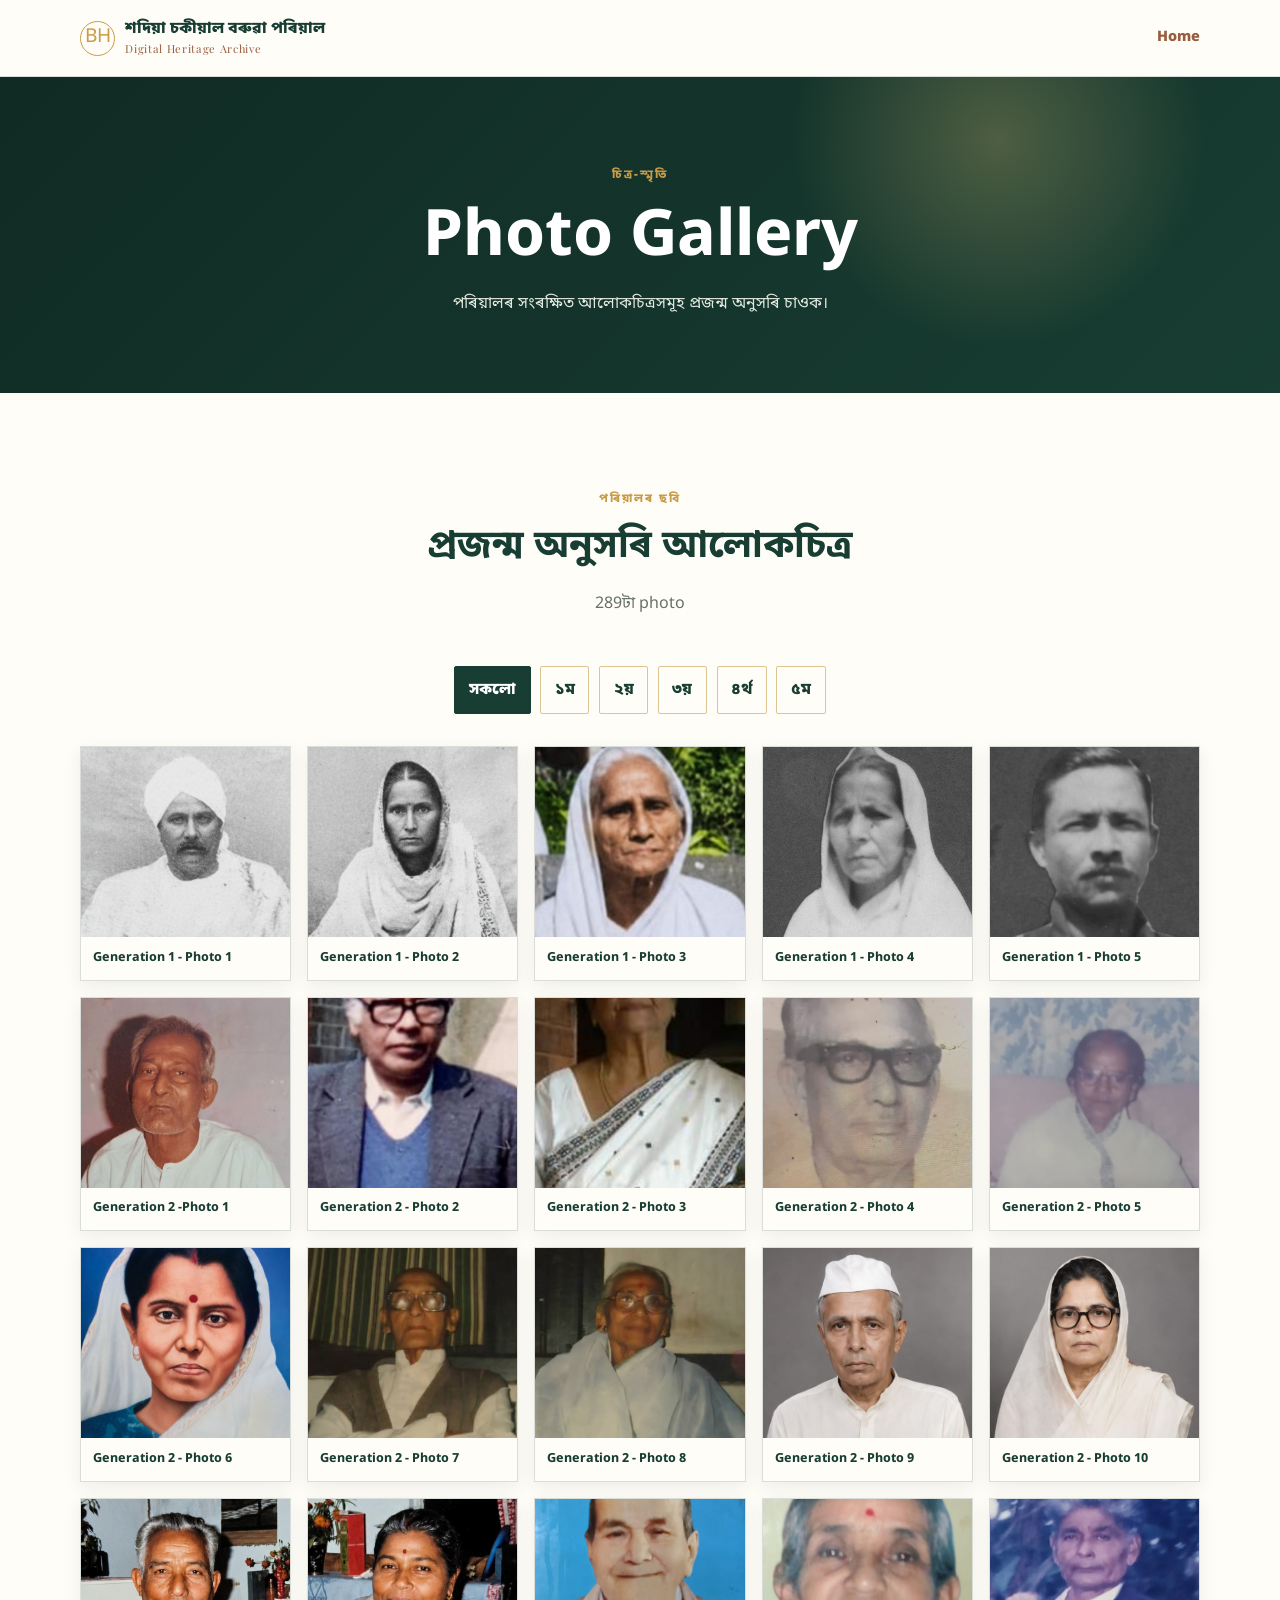
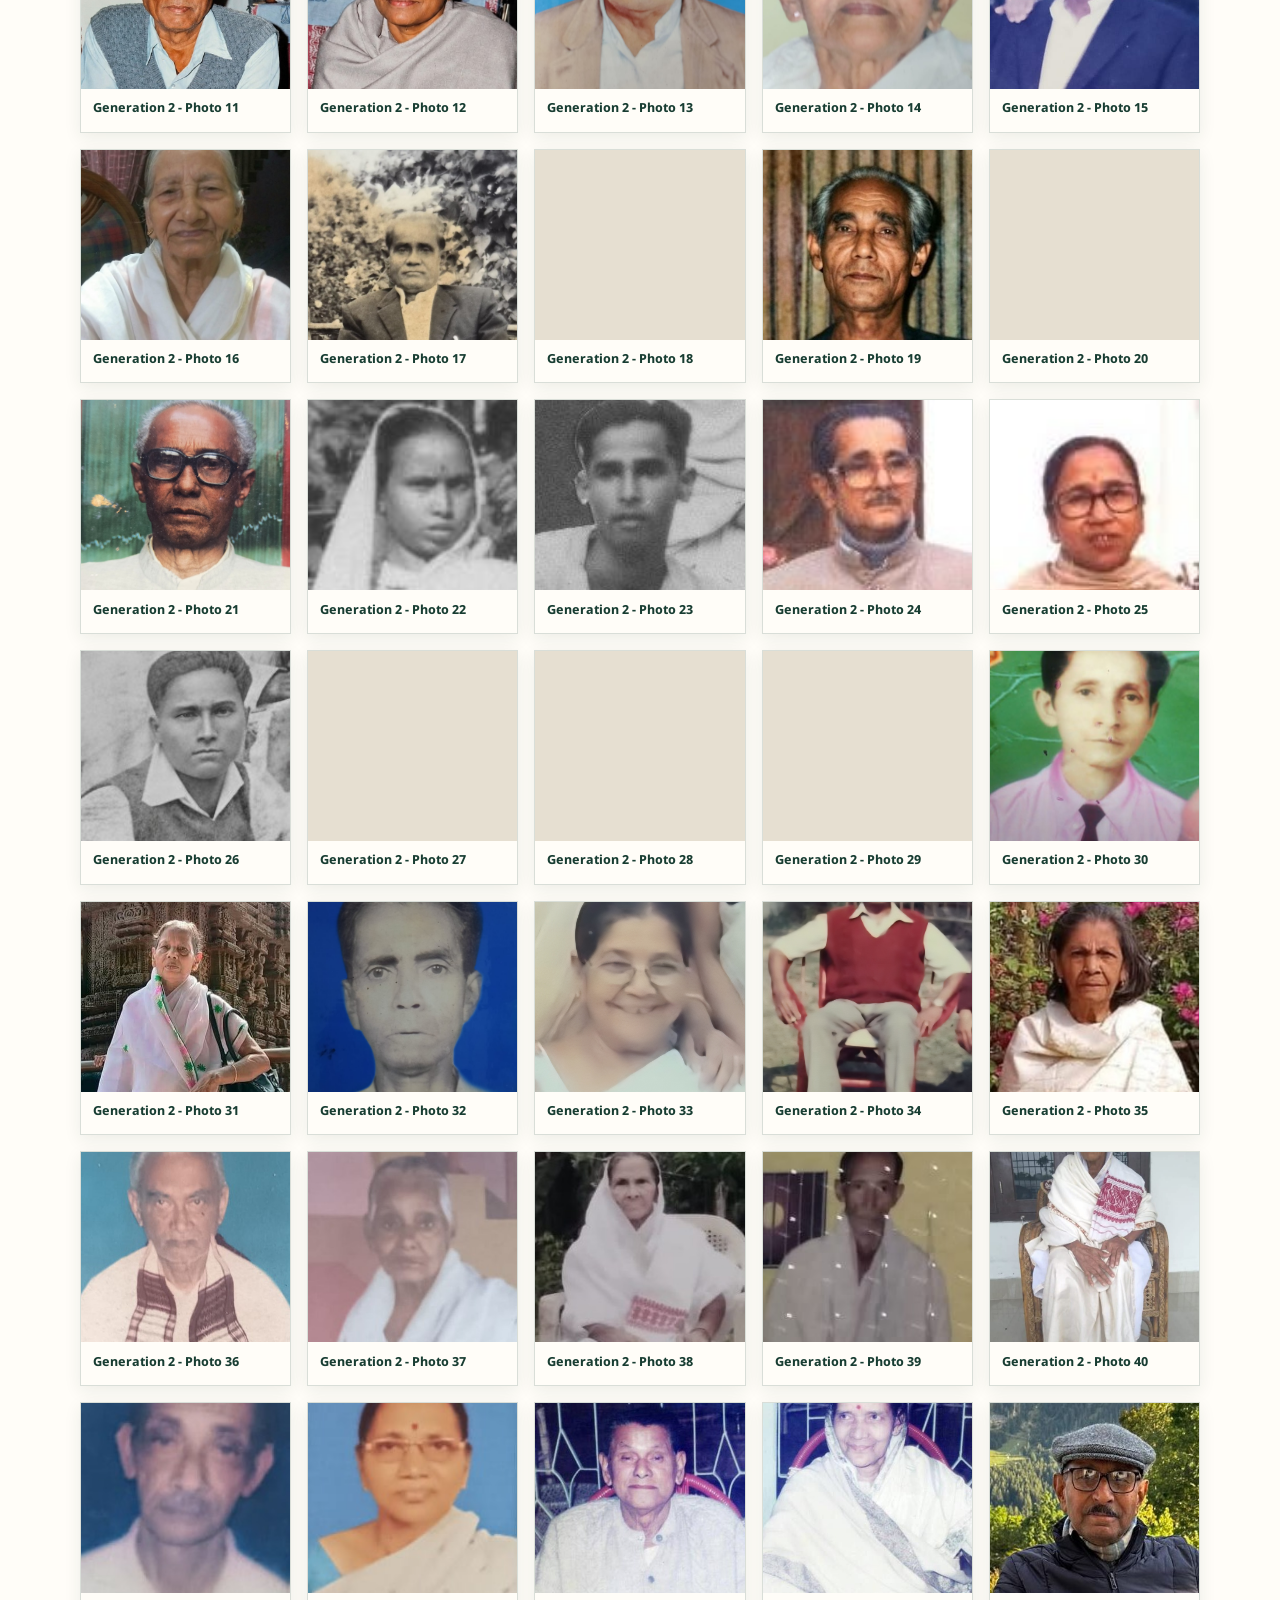
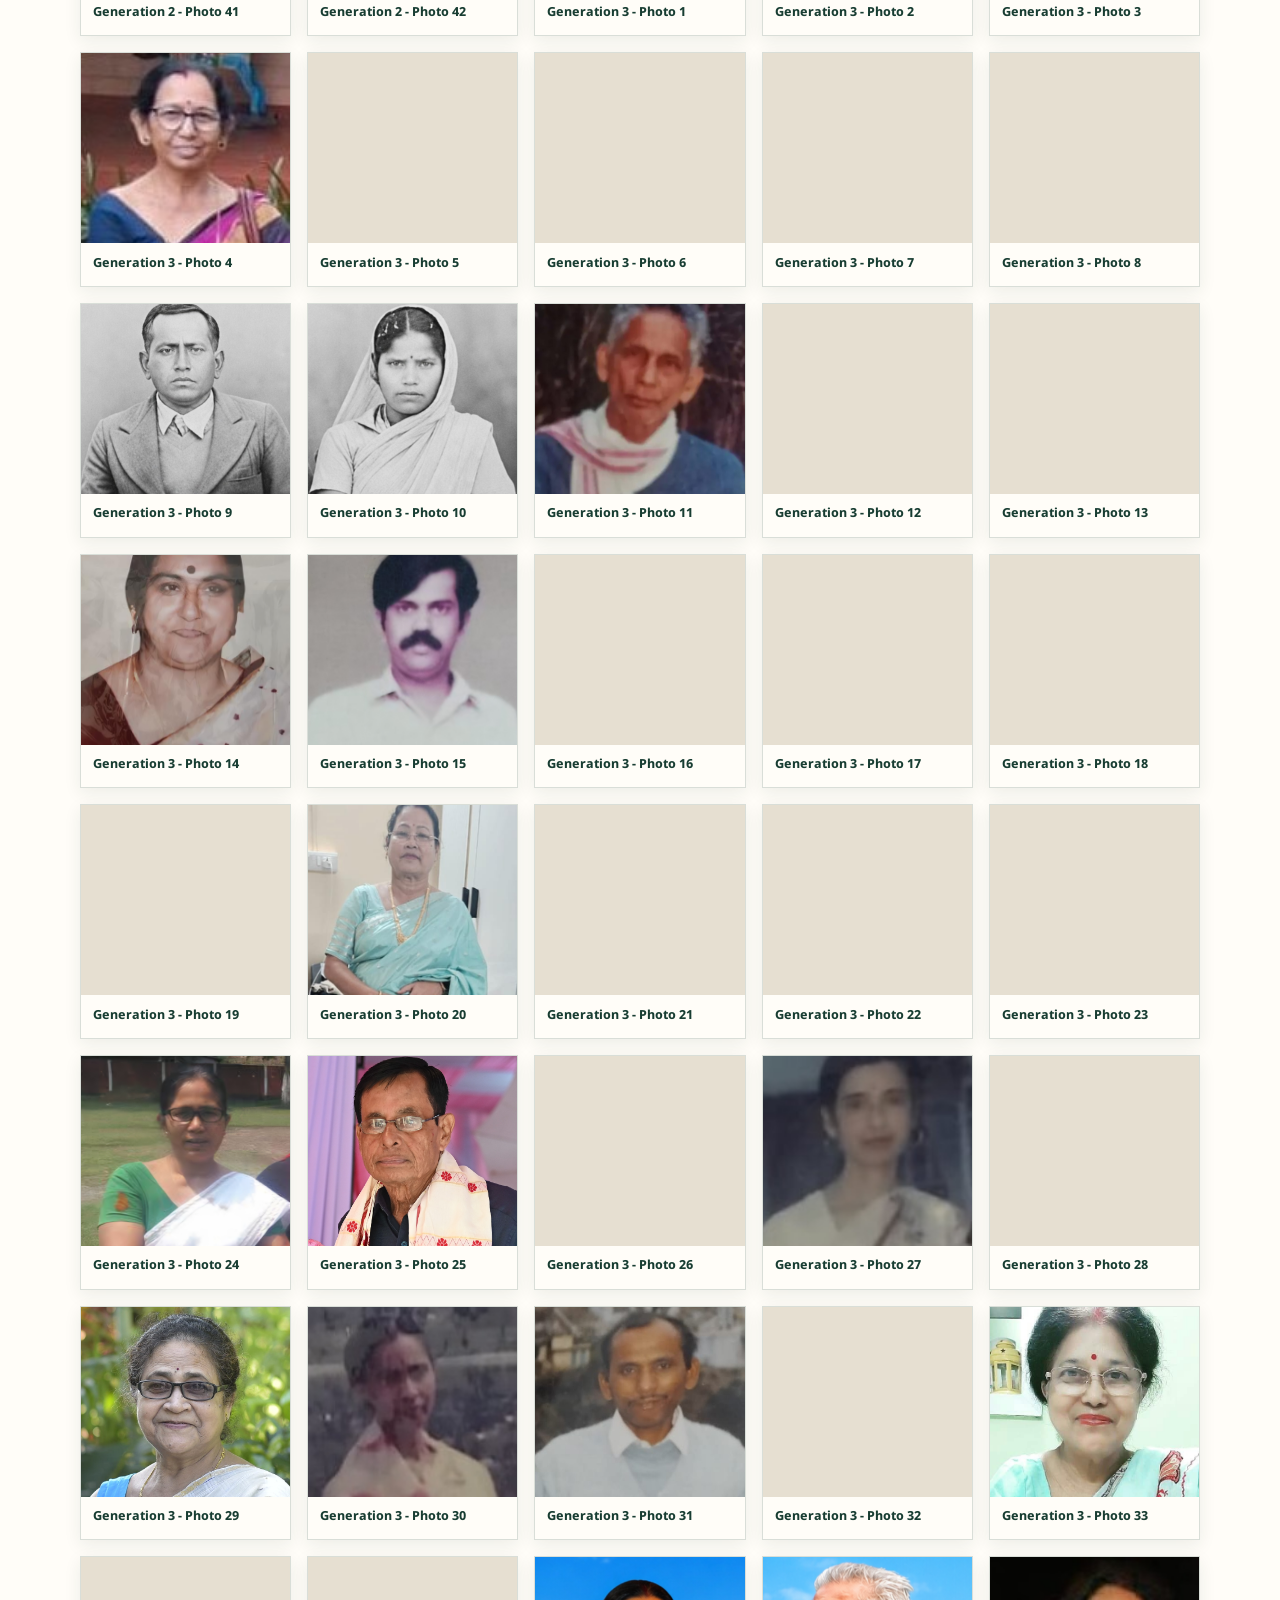
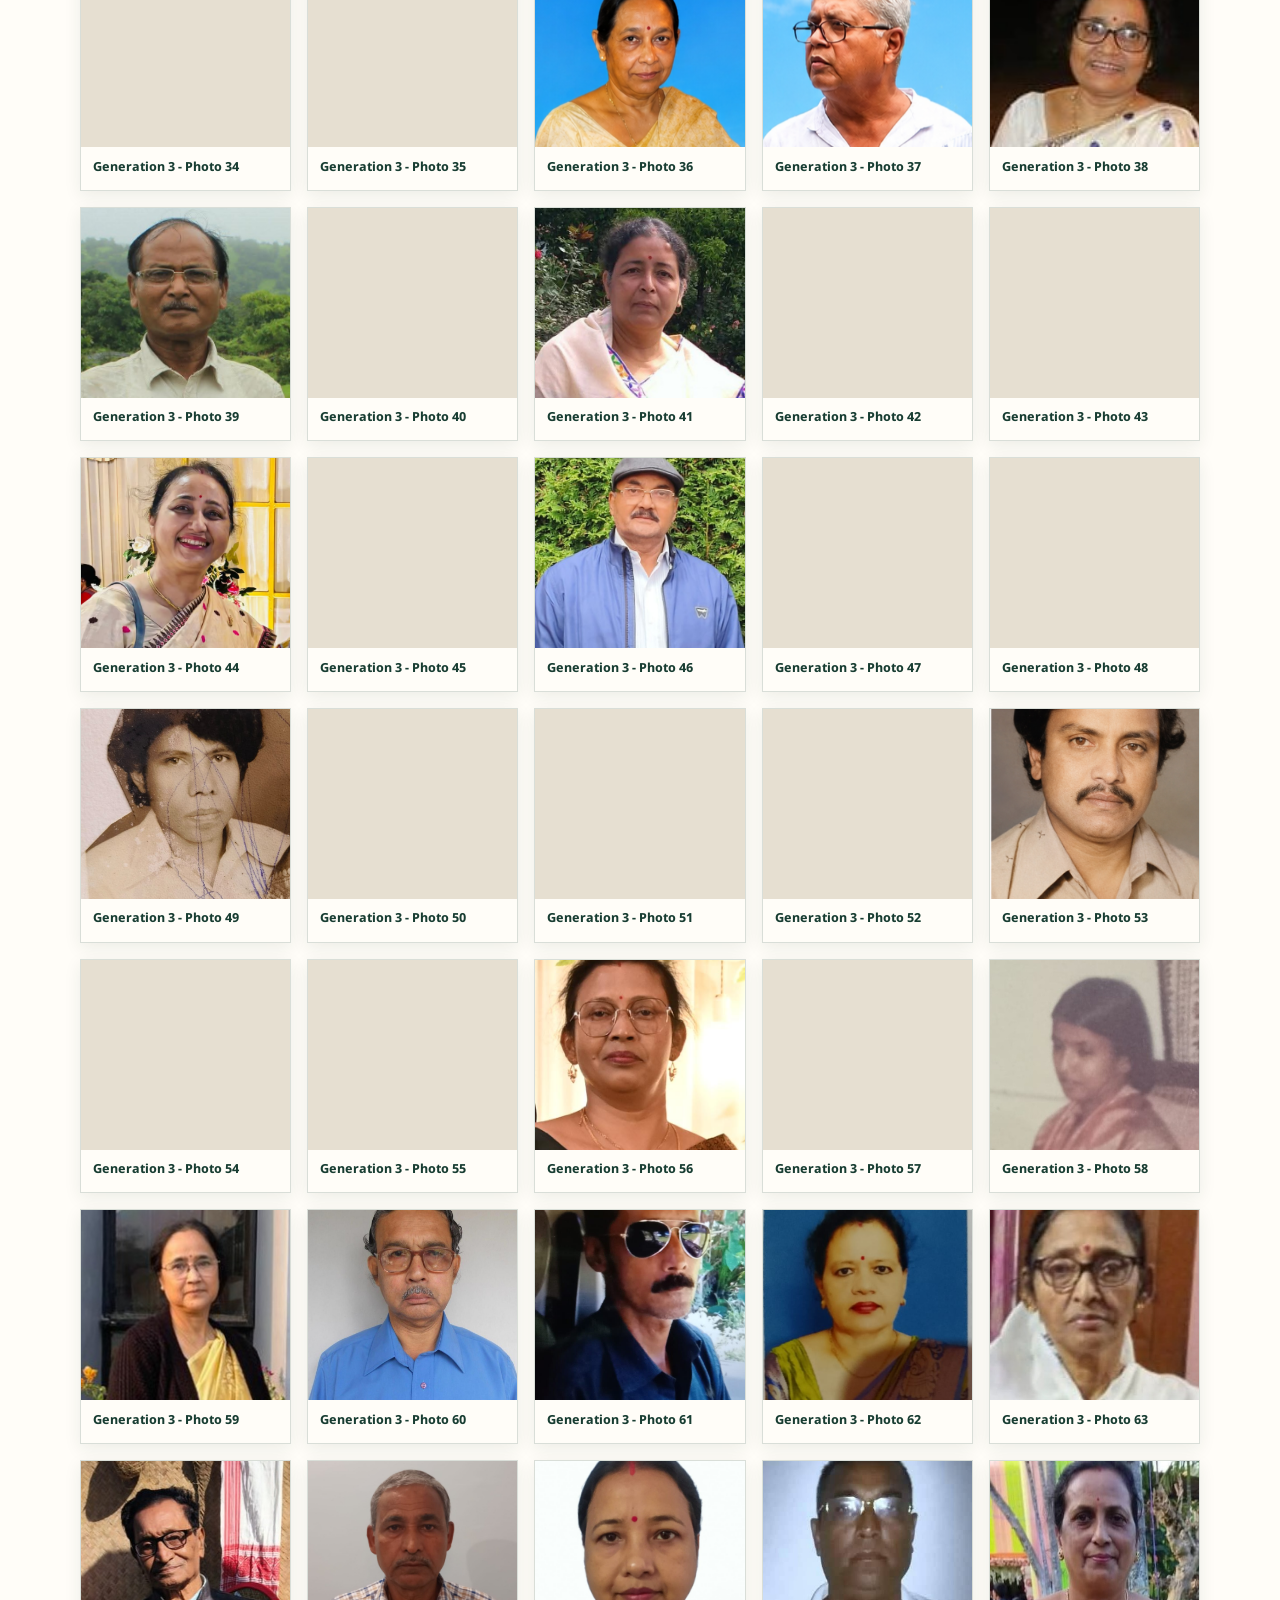
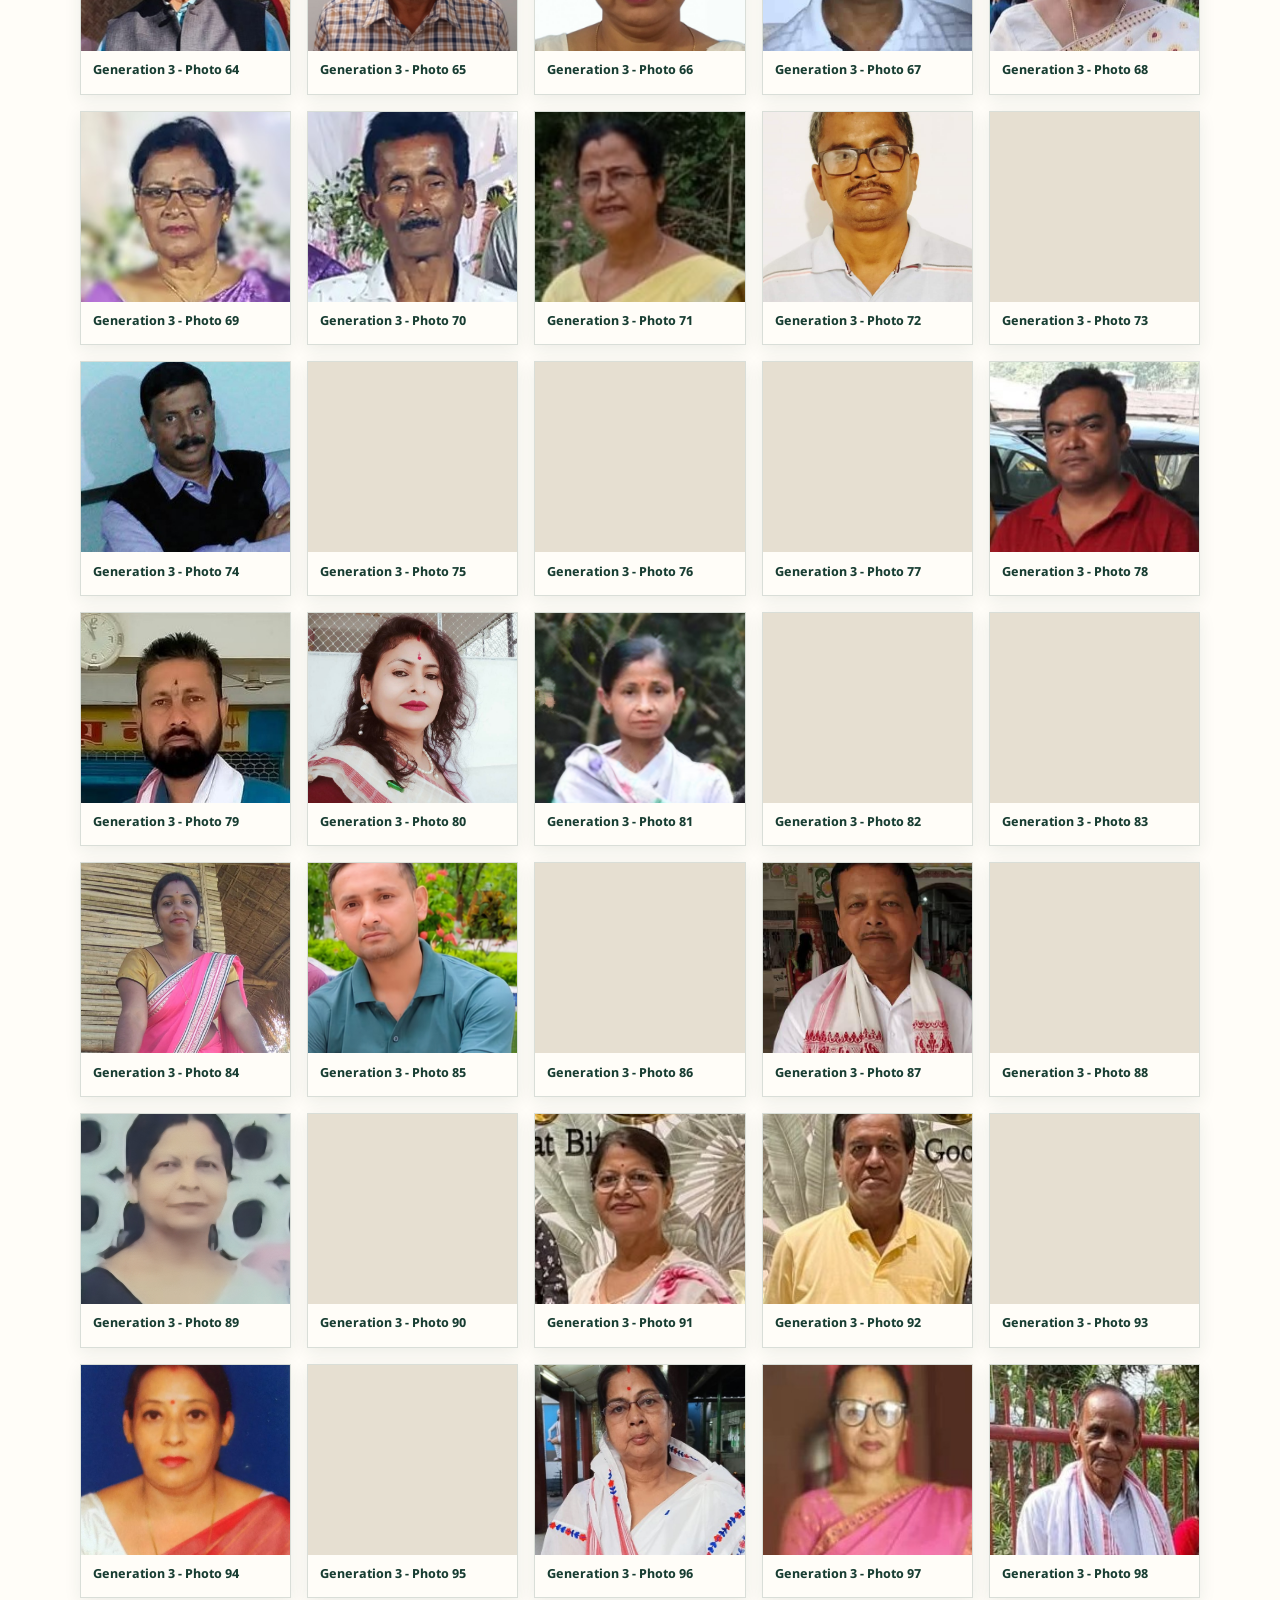
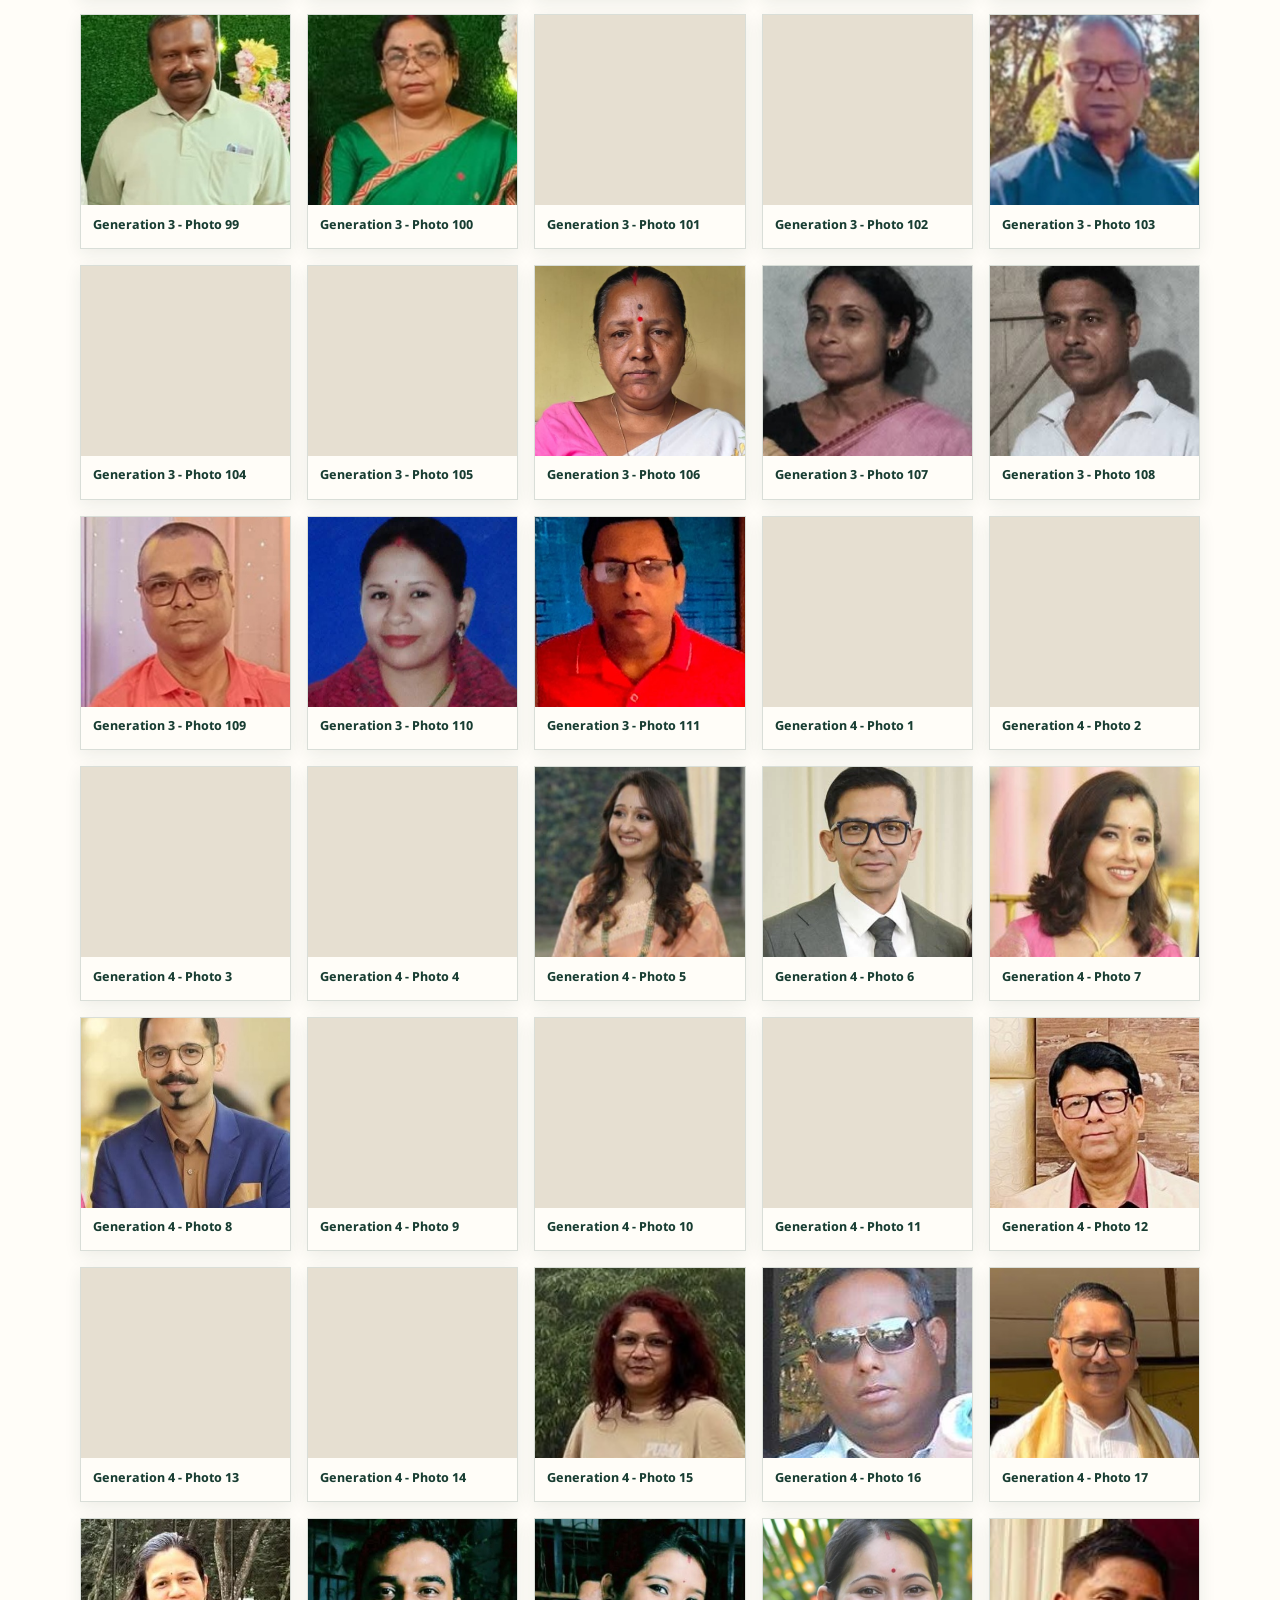
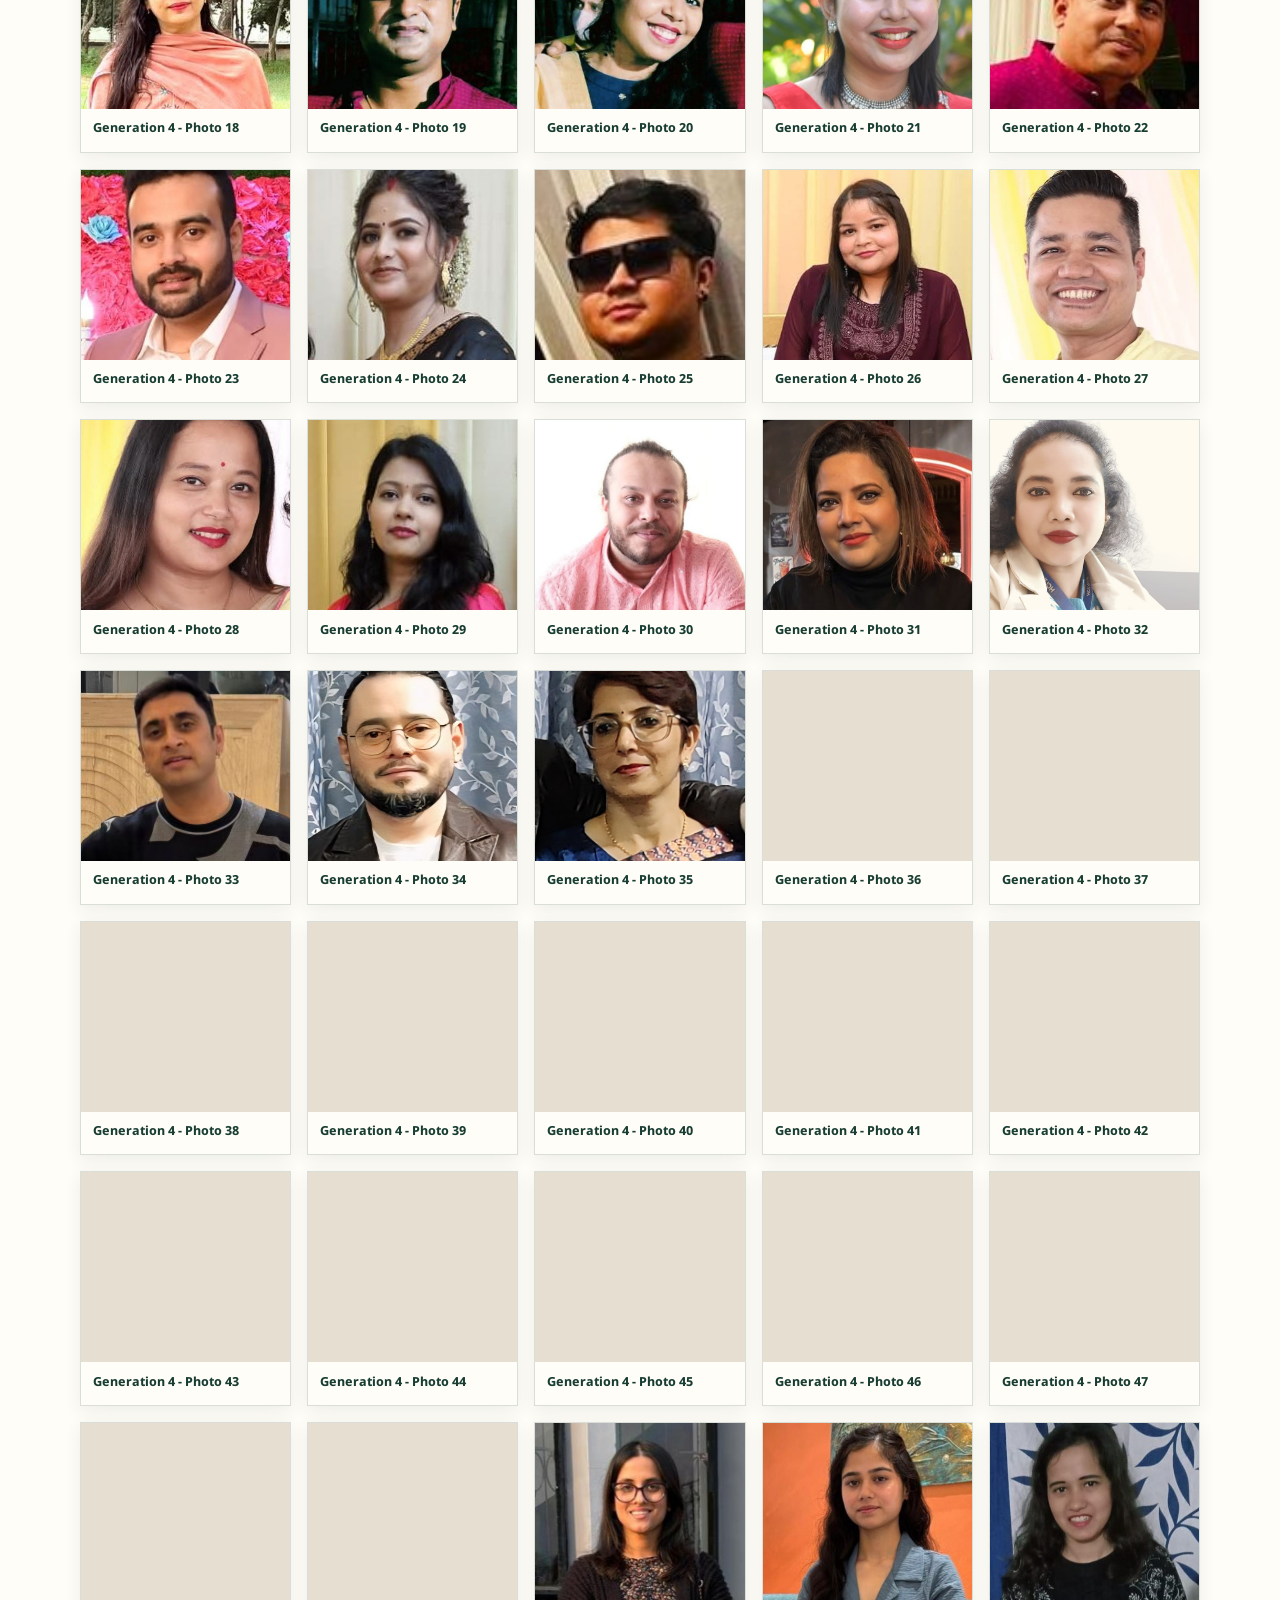
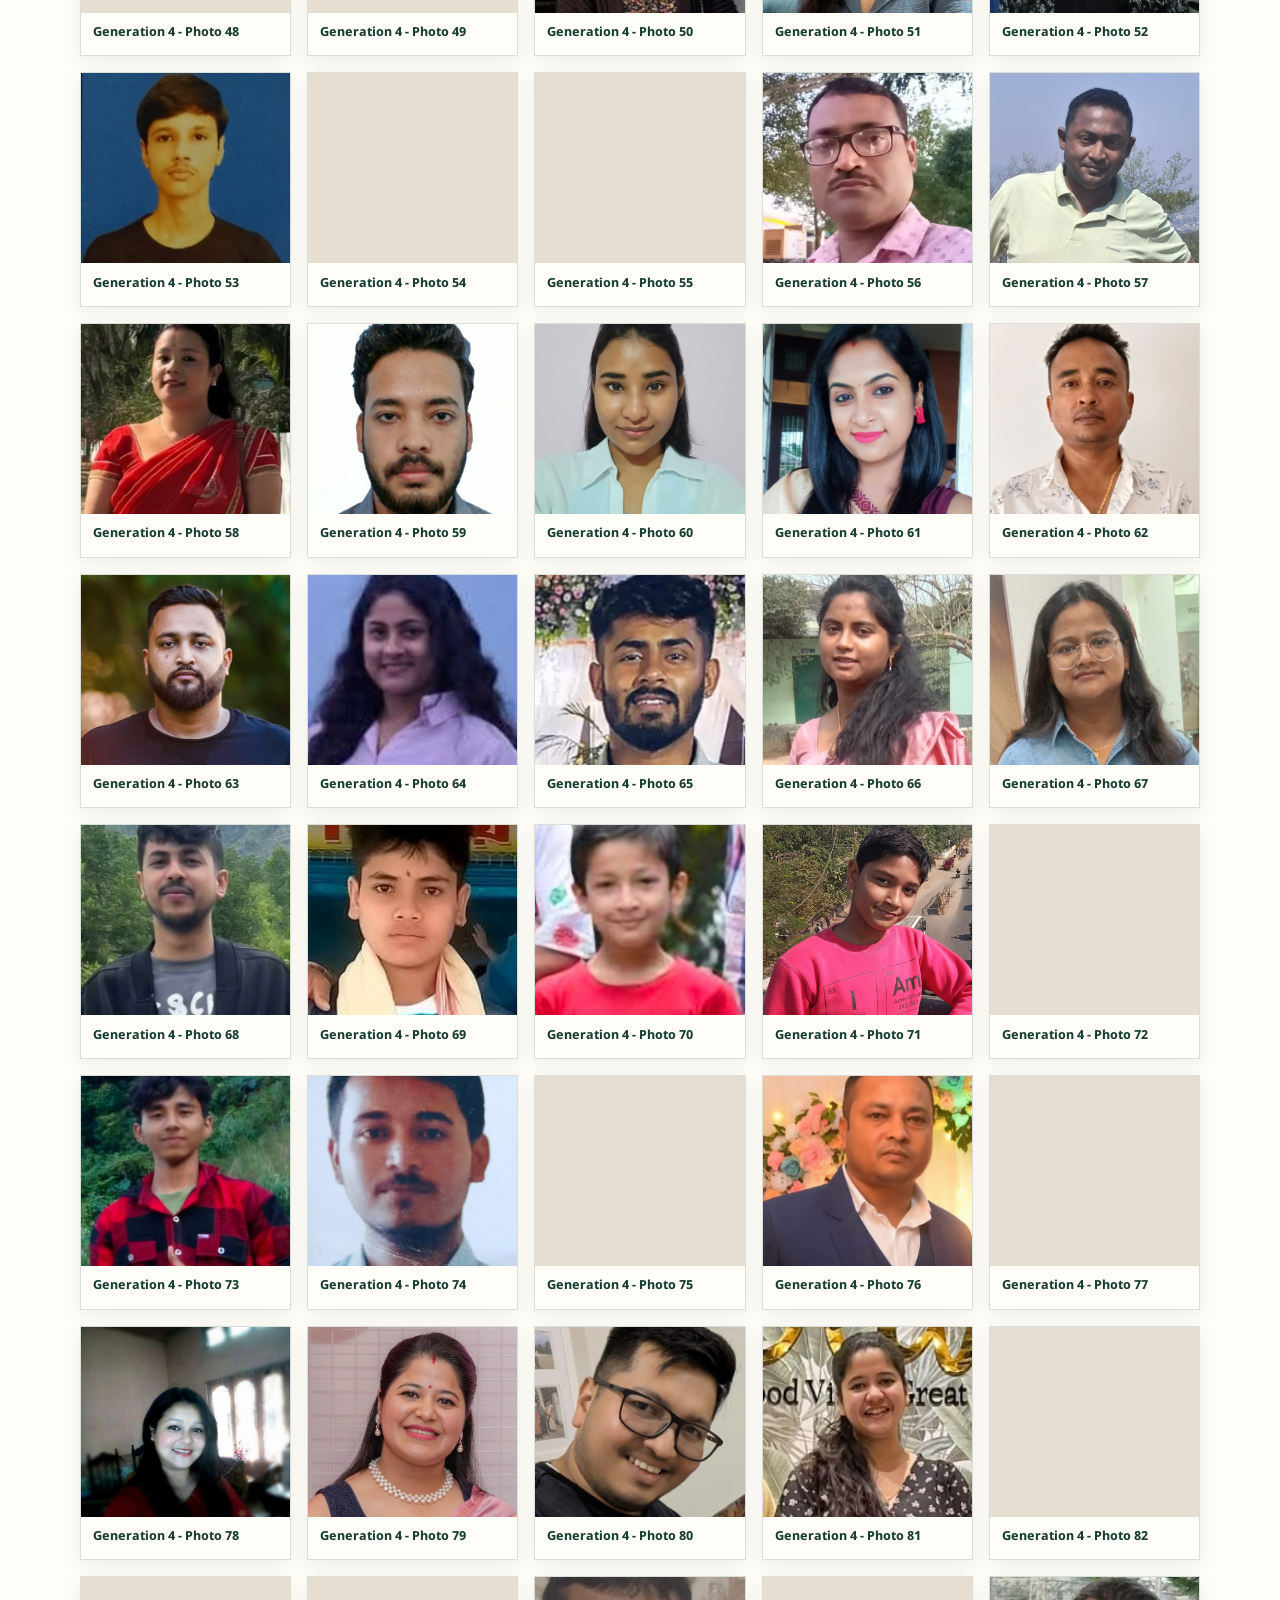
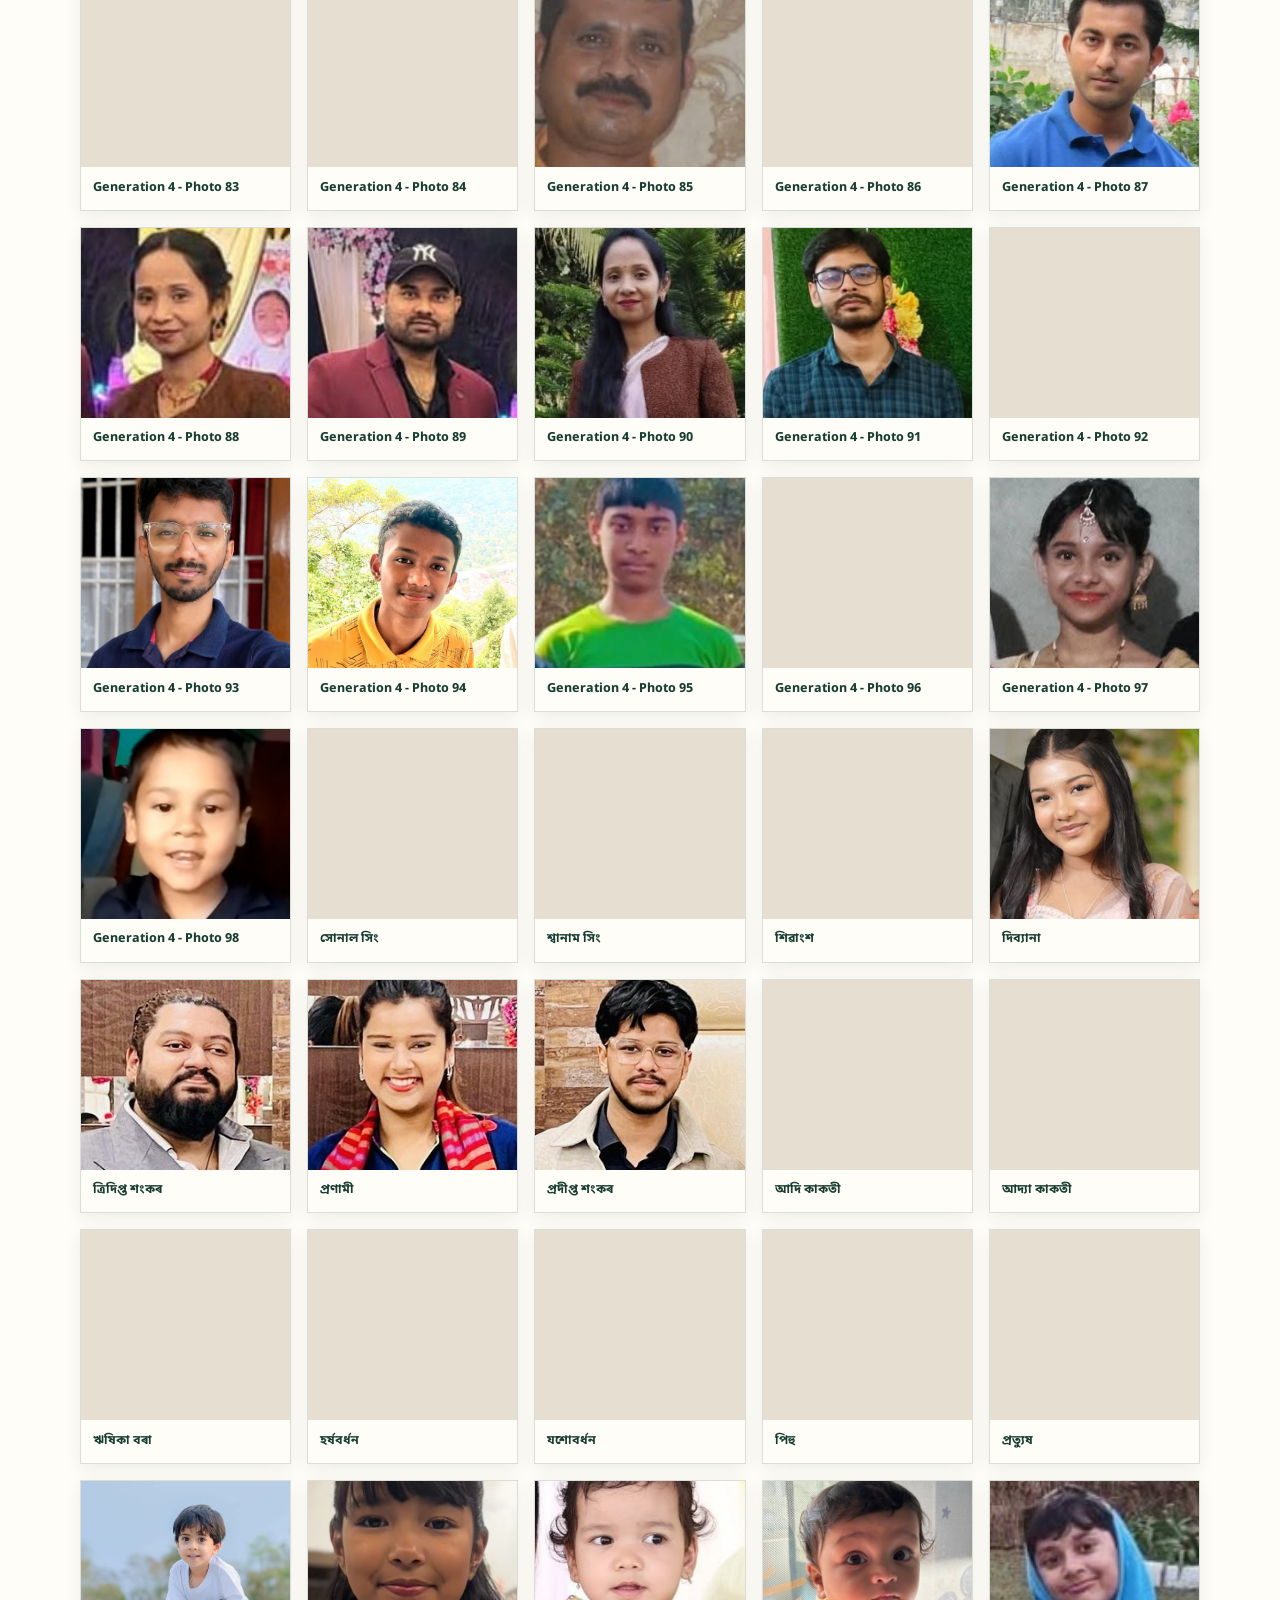
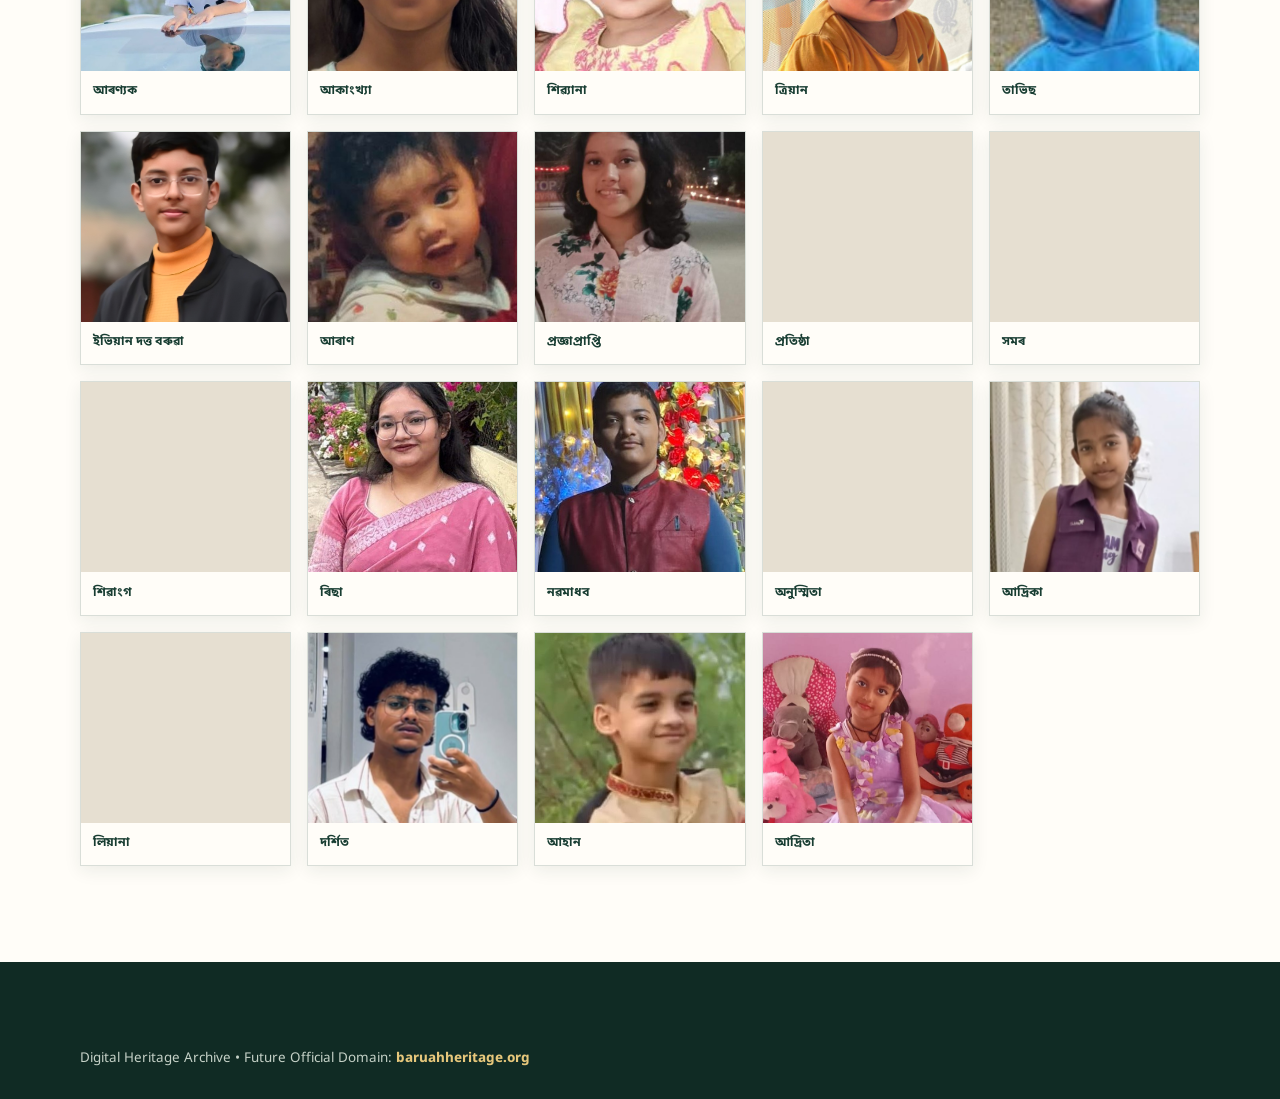
<file: gallery.html>
<!doctype html>
<html lang="as">
<head>
  <meta charset="utf-8">
  <meta name="viewport" content="width=device-width, initial-scale=1">
  <meta name="description" content="শদিয়া চকীয়াল বৰুৱা পৰিয়ালৰ photo gallery।">
  <title>Photo Gallery | শদিয়া চকীয়াল বৰুৱা পৰিয়াল</title>
  <link rel="preconnect" href="https://fonts.googleapis.com">
  <link rel="preconnect" href="https://fonts.gstatic.com" crossorigin>
  <link href="https://fonts.googleapis.com/css2?family=Noto+Sans+Bengali:wght@400;500;600;700;800&family=Playfair+Display:wght@600;700&display=swap" rel="stylesheet">
  <link rel="stylesheet" href="style.css">
  <link rel="stylesheet" href="gallery.css">
</head>
<body>
  <header class="site-header"><div class="header-inner container">
    <a class="brand" href="index.html"><span class="brand-mark" aria-hidden="true">BH</span><span><strong>শদিয়া চকীয়াল বৰুৱা পৰিয়াল</strong><small>Digital Heritage Archive</small></span></a>
    <a class="gallery-home-link" href="index.html">Home</a>
  </div></header>
  <main>
    <section class="page-banner"><div class="container"><p class="eyebrow">চিত্র-স্মৃতি</p><h1>Photo Gallery</h1><p>পৰিয়ালৰ সংৰক্ষিত আলোকচিত্ৰসমূহ প্ৰজন্ম অনুসৰি চাওক।</p></div></section>
    <section class="section container" aria-labelledby="gallery-title">
      <div class="section-heading centered"><p class="eyebrow">পৰিয়ালৰ ছবি</p><h2 id="gallery-title">প্ৰজন্ম অনুসৰি আলোকচিত্ৰ</h2><p id="photo-count">ছবি লোড কৰা হৈছে…</p></div>
      <div class="gallery-filters" aria-label="Generation filter"><button class="filter active" data-generation="all">সকলো</button><button class="filter" data-generation="1">১ম</button><button class="filter" data-generation="2">২য়</button><button class="filter" data-generation="3">৩য়</button><button class="filter" data-generation="4">৪র্থ</button><button class="filter" data-generation="5">৫ম</button></div>
      <div id="photo-grid" class="photo-grid" aria-live="polite"></div>
    </section>
  </main>
  <footer class="site-footer"><div class="container"><p class="future-domain">Digital Heritage Archive • Future Official Domain: <strong>baruahheritage.org</strong></p></div></footer>
  <script src="gallery-data.js"></script>
  <script>
    (() => {
      const photos = window.GALLERY_DATA || [];
      const grid = document.querySelector('#photo-grid');
      const count = document.querySelector('#photo-count');
      const buttons = document.querySelectorAll('.filter');
      const render = generation => {
        const shown = generation === 'all' ? photos : photos.filter(photo => String(photo.generation) === generation);
        grid.replaceChildren();
        shown.forEach(photo => {
          const link = document.createElement('a'); link.href = photo.personId ? `family-tree.html?person=${encodeURIComponent(photo.personId)}` : photo.src; link.className = 'photo-card'; link.target = '_blank'; link.rel = 'noopener';
          const image = document.createElement('img'); image.src = photo.src; image.alt = photo.label; image.loading = 'lazy'; image.decoding = 'async';
          const caption = document.createElement('span'); caption.textContent = photo.label;
          link.append(image, caption); grid.append(link);
        });
        count.textContent = `${shown.length}টা photo`;
      };
      buttons.forEach(button => button.addEventListener('click', () => { buttons.forEach(item => item.classList.toggle('active', item === button)); render(button.dataset.generation); }));
      render('all');
    })();
  </script>
</body>
</html>
</file>
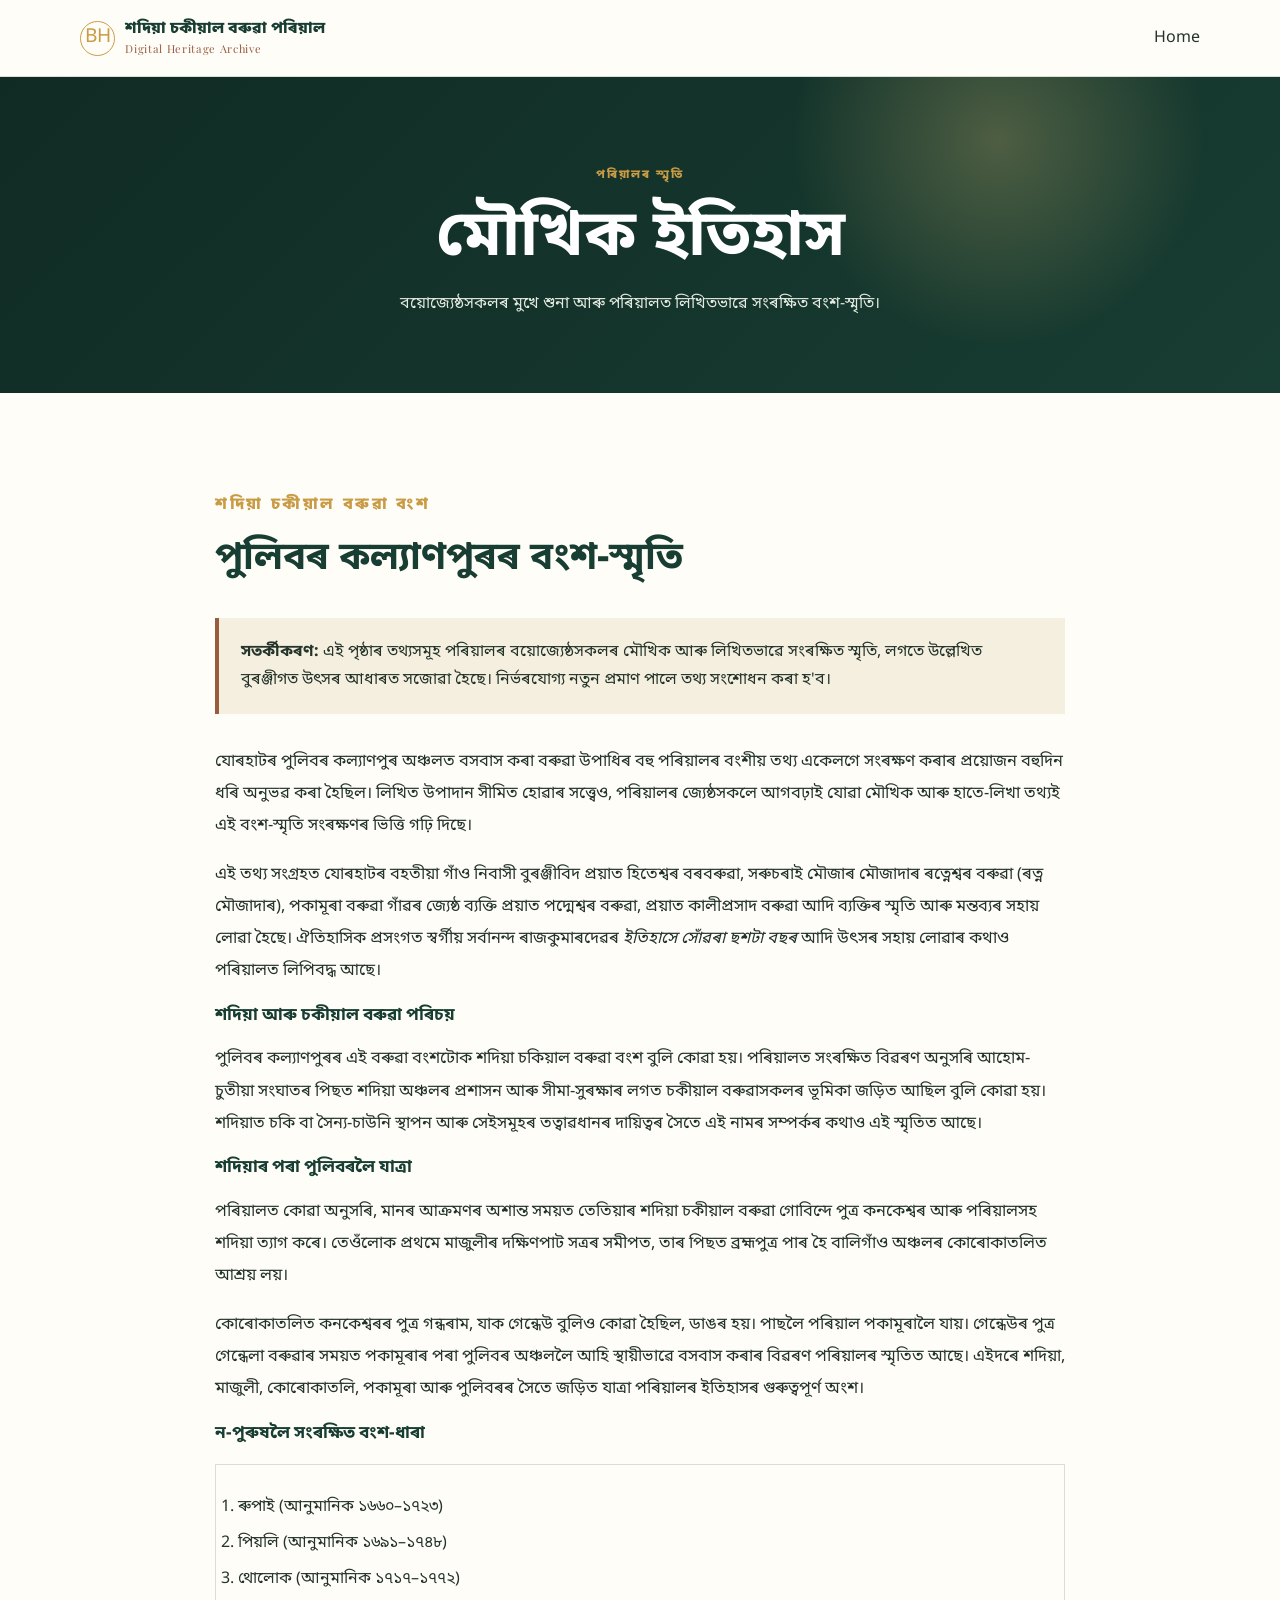
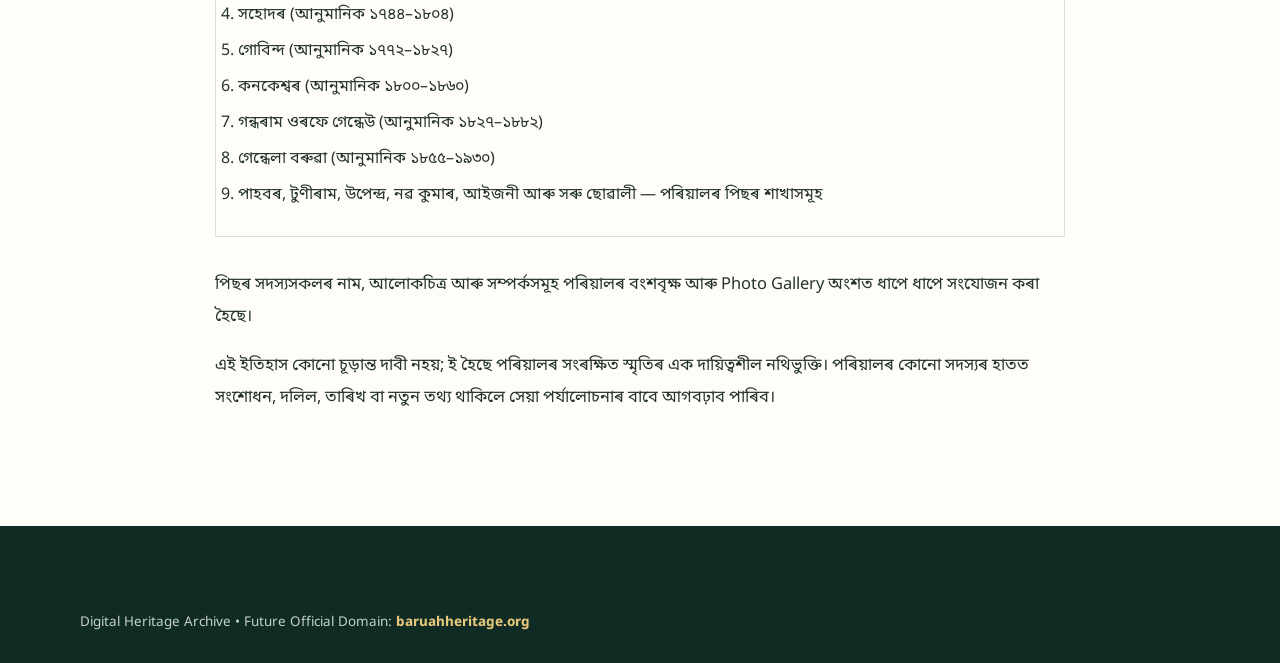
<file: oral-history.html>
<!doctype html>
<html lang="as">
<head>
  <meta charset="utf-8">
  <meta name="viewport" content="width=device-width, initial-scale=1">
  <meta name="description" content="শদিয়া চকীয়াল বৰুৱা পৰিয়ালৰ মৌখিক ইতিহাস আৰু বংশ-স্মৃতি।">
  <title>মৌখিক ইতিহাস | শদিয়া চকীয়াল বৰুৱা পৰিয়াল</title>
  <link rel="preconnect" href="https://fonts.googleapis.com">
  <link rel="preconnect" href="https://fonts.gstatic.com" crossorigin>
  <link href="https://fonts.googleapis.com/css2?family=Noto+Sans+Bengali:wght@400;500;600;700;800&family=Playfair+Display:wght@600;700&display=swap" rel="stylesheet">
  <link rel="stylesheet" href="style.css">
  <style>
    .oral-copy { max-width: 850px; margin: 0 auto; }
    .oral-copy p { font-size: 1.03rem; line-height: 1.95; }
    .source-note { margin: 2rem 0; padding: 1.25rem 1.4rem; background: #f5efdf; border-left: 4px solid var(--clay); }
    .generation-list { margin: 1.2rem 0 2rem; padding: 1.2rem 1.35rem; background: #fffdf8; border: 1px solid var(--line); }
    .generation-list li { margin: .5rem 0; }
  </style>
</head>
<body>
  <a class="skip-link" href="#main-content">মূল বিষয়বস্তুলৈ যাওক</a>
  <header class="site-header"><div class="header-inner container">
    <a class="brand" href="index.html" aria-label="Home page"><span class="brand-mark" aria-hidden="true">BH</span><span><strong>শদিয়া চকীয়াল বৰুৱা পৰিয়াল</strong><small>Digital Heritage Archive</small></span></a>
    <a class="gallery-home-link" href="index.html">Home</a>
  </div></header>
  <main id="main-content">
    <section class="page-banner"><div class="container"><p class="eyebrow">পৰিয়ালৰ স্মৃতি</p><h1>মৌখিক ইতিহাস</h1><p>বয়োজ্যেষ্ঠসকলৰ মুখে শুনা আৰু পৰিয়ালত লিখিতভাৱে সংৰক্ষিত বংশ-স্মৃতি।</p></div></section>
    <article class="section container oral-copy">
      <div class="section-heading"><p class="eyebrow">শদিয়া চকীয়াল বৰুৱা বংশ</p><h2>পুলিবৰ কল্যাণপুৰৰ বংশ-স্মৃতি</h2></div>
      <aside class="source-note"><strong>সতর্কীকৰণ:</strong> এই পৃষ্ঠাৰ তথ্যসমূহ পৰিয়ালৰ বয়োজ্যেষ্ঠসকলৰ মৌখিক আৰু লিখিতভাৱে সংৰক্ষিত স্মৃতি, লগতে উল্লেখিত বুৰঞ্জীগত উৎসৰ আধাৰত সজোৱা হৈছে। নিৰ্ভৰযোগ্য নতুন প্ৰমাণ পালে তথ্য সংশোধন কৰা হ'ব।</aside>
      <p>যোৰহাটৰ পুলিবৰ কল্যাণপুৰ অঞ্চলত বসবাস কৰা বৰুৱা উপাধিৰ বহু পৰিয়ালৰ বংশীয় তথ্য একেলগে সংৰক্ষণ কৰাৰ প্ৰয়োজন বহুদিন ধৰি অনুভৱ কৰা হৈছিল। লিখিত উপাদান সীমিত হোৱাৰ সত্ত্বেও, পৰিয়ালৰ জ্যেষ্ঠসকলে আগবঢ়াই যোৱা মৌখিক আৰু হাতে-লিখা তথ্যই এই বংশ-স্মৃতি সংৰক্ষণৰ ভিত্তি গঢ়ি দিছে।</p>
      <p>এই তথ্য সংগ্ৰহত যোৰহাটৰ বহতীয়া গাঁও নিবাসী বুৰঞ্জীবিদ প্ৰয়াত হিতেশ্বৰ বৰবৰুৱা, সৰুচৰাই মৌজাৰ মৌজাদাৰ ৰত্নেশ্বৰ বৰুৱা (ৰত্ন মৌজাদাৰ), পকামূৰা বৰুৱা গাঁৱৰ জ্যেষ্ঠ ব্যক্তি প্ৰয়াত পদ্মেশ্বৰ বৰুৱা, প্ৰয়াত কালীপ্ৰসাদ বৰুৱা আদি ব্যক্তিৰ স্মৃতি আৰু মন্তব্যৰ সহায় লোৱা হৈছে। ঐতিহাসিক প্ৰসংগত স্বৰ্গীয় সৰ্বানন্দ ৰাজকুমাৰদেৱৰ <em>ইতিহাসে সোঁৱৰা ছশটা বছৰ</em> আদি উৎসৰ সহায় লোৱাৰ কথাও পৰিয়ালত লিপিবদ্ধ আছে।</p>
      <h3>শদিয়া আৰু চকীয়াল বৰুৱা পৰিচয়</h3>
      <p>পুলিবৰ কল্যাণপুৰৰ এই বৰুৱা বংশটোক শদিয়া চকিয়াল বৰুৱা বংশ বুলি কোৱা হয়। পৰিয়ালত সংৰক্ষিত বিৱৰণ অনুসৰি আহোম-চুতীয়া সংঘাতৰ পিছত শদিয়া অঞ্চলৰ প্ৰশাসন আৰু সীমা-সুৰক্ষাৰ লগত চকীয়াল বৰুৱাসকলৰ ভূমিকা জড়িত আছিল বুলি কোৱা হয়। শদিয়াত চকি বা সৈন্য-চাউনি স্থাপন আৰু সেইসমূহৰ তত্বাৱধানৰ দায়িত্বৰ সৈতে এই নামৰ সম্পৰ্কৰ কথাও এই স্মৃতিত আছে।</p>
      <h3>শদিয়াৰ পৰা পুলিবৰলৈ যাত্ৰা</h3>
      <p>পৰিয়ালত কোৱা অনুসৰি, মানৰ আক্ৰমণৰ অশান্ত সময়ত তেতিয়াৰ শদিয়া চকীয়াল বৰুৱা গোবিন্দে পুত্ৰ কনকেশ্বৰ আৰু পৰিয়ালসহ শদিয়া ত্যাগ কৰে। তেওঁলোক প্ৰথমে মাজুলীৰ দক্ষিণপাট সত্ৰৰ সমীপত, তাৰ পিছত ব্ৰহ্মপুত্ৰ পাৰ হৈ বালিগাঁও অঞ্চলৰ কোৰোকাতলিত আশ্ৰয় লয়।</p>
      <p>কোৰোকাতলিত কনকেশ্বৰৰ পুত্ৰ গন্ধৰাম, যাক গেন্ধেউ বুলিও কোৱা হৈছিল, ডাঙৰ হয়। পাছলৈ পৰিয়াল পকামূৰালৈ যায়। গেন্ধেউৰ পুত্ৰ গেন্ধেলা বৰুৱাৰ সময়ত পকামূৰাৰ পৰা পুলিবৰ অঞ্চললৈ আহি স্থায়ীভাৱে বসবাস কৰাৰ বিৱৰণ পৰিয়ালৰ স্মৃতিত আছে। এইদৰে শদিয়া, মাজুলী, কোৰোকাতলি, পকামূৰা আৰু পুলিবৰৰ সৈতে জড়িত যাত্ৰা পৰিয়ালৰ ইতিহাসৰ গুৰুত্বপূৰ্ণ অংশ।</p>
      <h3>ন-পুৰুষলৈ সংৰক্ষিত বংশ-ধাৰা</h3>
      <ol class="generation-list">
        <li>ৰুপাই (আনুমানিক ১৬৬০–১৭২৩)</li>
        <li>পিয়লি (আনুমানিক ১৬৯১–১৭৪৮)</li>
        <li>থোলোক (আনুমানিক ১৭১৭–১৭৭২)</li>
        <li>সহোদৰ (আনুমানিক ১৭৪৪–১৮০৪)</li>
        <li>গোবিন্দ (আনুমানিক ১৭৭২–১৮২৭)</li>
        <li>কনকেশ্বৰ (আনুমানিক ১৮০০–১৮৬০)</li>
        <li>গন্ধৰাম ওৰফে গেন্ধেউ (আনুমানিক ১৮২৭–১৮৮২)</li>
        <li>গেন্ধেলা বৰুৱা (আনুমানিক ১৮৫৫–১৯৩০)</li>
        <li>পাহবৰ, টুণীৰাম, উপেন্দ্ৰ, নৱ কুমাৰ, আইজনী আৰু সৰু ছোৱালী — পৰিয়ালৰ পিছৰ শাখাসমূহ</li>
      </ol>
      <p>পিছৰ সদস্যসকলৰ নাম, আলোকচিত্ৰ আৰু সম্পৰ্কসমূহ পৰিয়ালৰ <a href="family-tree.html">বংশবৃক্ষ</a> আৰু <a href="gallery.html">Photo Gallery</a> অংশত ধাপে ধাপে সংযোজন কৰা হৈছে।</p>
      <p>এই ইতিহাস কোনো চূড়ান্ত দাবী নহয়; ই হৈছে পৰিয়ালৰ সংৰক্ষিত স্মৃতিৰ এক দায়িত্বশীল নথিভুক্তি। পৰিয়ালৰ কোনো সদস্যৰ হাতত সংশোধন, দলিল, তাৰিখ বা নতুন তথ্য থাকিলে সেয়া পৰ্যালোচনাৰ বাবে আগবঢ়াব পাৰিব।</p>
    </article>
  </main>
  <footer class="site-footer"><div class="container"><p class="future-domain">Digital Heritage Archive • Future Official Domain: <strong>baruahheritage.org</strong></p></div></footer>
</body>
</html>
</file>
<file: style.css>
:root { --ink:#24342b; --forest:#183d32; --forest-deep:#102b24; --cream:#f8f1e3; --paper:#fffdf8; --gold:#c99b45; --gold-light:#e6c77b; --clay:#985c3e; --muted:#657067; --line:rgba(24,61,50,.16); --shadow:0 14px 35px rgba(23,51,42,.11); }
* { box-sizing:border-box; }
html { scroll-behavior:smooth; scroll-padding-top:5rem; }
body { margin:0; color:var(--ink); background:var(--paper); font-family:"Noto Sans Bengali",system-ui,sans-serif; font-size:16px; line-height:1.75; }
a { color:inherit; text-decoration:none; } .container { width:min(1120px, calc(100% - 3rem)); margin-inline:auto; } .sr-only { position:absolute; width:1px; height:1px; padding:0; margin:-1px; overflow:hidden; clip:rect(0,0,0,0); white-space:nowrap; border:0; }
.skip-link { position:absolute; top:-4rem; left:1rem; z-index:100; padding:.65rem 1rem; color:#fff; background:var(--forest); } .skip-link:focus { top:1rem; }
.site-header { position:sticky; top:0; z-index:20; background:rgba(255,253,248,.96); border-bottom:1px solid var(--line); backdrop-filter:blur(10px); } .header-inner { min-height:76px; display:flex; align-items:center; justify-content:space-between; gap:1.5rem; }
.brand { display:inline-flex; align-items:center; gap:.65rem; color:var(--forest); line-height:1.2; } .brand strong { display:block; font-size:1rem; font-weight:800; } .brand small { display:block; margin-top:.18rem; color:var(--clay); font-family:"Playfair Display",serif; font-size:.69rem; letter-spacing:.06em; } .brand-mark { display:grid; width:35px; height:35px; place-items:center; flex:0 0 auto; color:var(--gold); border:1px solid var(--gold); border-radius:50%; font-size:1.2rem; }
.site-nav { display:flex; align-items:center; gap:.15rem; font-size:.82rem; font-weight:700; } .site-nav a { padding:.45rem .5rem; border-bottom:2px solid transparent; transition:.2s ease; } .site-nav a:hover,.site-nav a.active { color:var(--clay); border-color:var(--gold); }
.nav-toggle { display:none; padding:.3rem .55rem; color:var(--forest); background:transparent; border:1px solid var(--line); border-radius:4px; font-size:1.35rem; cursor:pointer; }
.hero { position:relative; overflow:hidden; min-height:610px; display:grid; place-items:center; isolation:isolate; color:#fff; background:linear-gradient(90deg,rgba(10,35,28,.93) 0%,rgba(10,35,28,.73) 48%,rgba(10,35,28,.22) 100%),url("assets/family-tree-heritage-hero.png") center/cover; } .hero::before { position:absolute; z-index:-1; inset:0; content:""; opacity:.28; background:repeating-linear-gradient(45deg,transparent 0 20px,rgba(255,255,255,.035) 21px 22px); }
.hero-content { position:relative; padding:7.5rem 0 8rem; text-align:center; } .eyebrow { margin:0 0 .8rem; color:var(--gold); font-size:.74rem; font-weight:800; letter-spacing:.16em; text-transform:uppercase; } .hero h1 { max-width:760px; margin:0 auto; font-size:clamp(2.4rem,6vw,4.8rem); line-height:1.25; font-weight:800; letter-spacing:-.03em; text-shadow:0 2px 18px rgba(0,0,0,.22); } .hero-subtitle { max-width:650px; margin:1.4rem auto 2rem; color:#f4eee2; font-size:clamp(1rem,1.8vw,1.18rem); }
.hero-river { position:absolute; z-index:-1; right:-12%; bottom:5%; width:80%; height:31%; border-radius:50% 0 0 0; transform:rotate(-10deg); background:linear-gradient(180deg,rgba(183,211,202,.38),rgba(96,151,153,.2)); box-shadow:0 -2px 0 rgba(236,225,187,.35),0 -12px 0 rgba(236,225,187,.11); } .hero-pattern { position:absolute; z-index:-1; left:0; width:100%; height:48px; opacity:.72; background:linear-gradient(135deg,transparent 10px,#e6c77b 0 12px,transparent 0) 0 0/24px 24px,linear-gradient(225deg,transparent 10px,#e6c77b 0 12px,transparent 0) 0 0/24px 24px; } .pattern-top { top:0; } .pattern-bottom { bottom:0; transform:rotate(180deg); }
.hero-motto { max-width:700px; margin:1.1rem auto 0; color:#f5d88c; font-size:clamp(1rem,1.9vw,1.2rem); font-weight:800; }
.button { display:inline-flex; align-items:center; justify-content:center; gap:.65rem; padding:.78rem 1.25rem; font-weight:800; border:1px solid transparent; transition:transform .2s, background .2s; } .button:hover { transform:translateY(-2px); } .button-primary { color:var(--forest-deep); background:var(--gold-light); } .button-outline { color:var(--cream); border-color:var(--gold); } .button-outline:hover { background:rgba(230,199,123,.12); }
.section { padding:6rem 0; } .section-tinted { background:var(--cream); } h2,h3 { color:var(--forest); line-height:1.35; } h2 { margin:.15rem 0 1rem; font-size:clamp(1.7rem,3vw,2.45rem); } h3 { margin:.7rem 0 .5rem; font-size:1.08rem; } .section-heading { max-width:670px; } .section-heading.centered { margin:0 auto 3rem; text-align:center; } .section-heading.centered p:last-child { color:var(--muted); }
.intro { display:grid; grid-template-columns:1fr 1fr; gap:5rem; align-items:start; } .intro-copy p { margin-top:0; } .intro-copy p + p { color:var(--muted); }
.timeline { max-width:810px; margin:0 auto; padding:0; list-style:none; } .timeline li { position:relative; display:grid; grid-template-columns:150px 1fr; gap:1.7rem; padding:0 0 1.8rem 1.8rem; border-left:1px solid rgba(153,92,62,.35); } .timeline li::before { position:absolute; top:.45rem; left:-.38rem; width:.7rem; height:.7rem; content:""; background:var(--gold); border:3px solid var(--cream); border-radius:50%; } .timeline li:last-child { padding-bottom:0; } .timeline p { margin:0; color:var(--muted); } .year { color:var(--clay); font-weight:800; }
.feature-grid { display:grid; grid-template-columns:1fr .95fr; gap:5rem; align-items:center; } .feature-grid p:not(.eyebrow) { color:var(--muted); } .text-link { display:inline-block; margin-top:.5rem; color:var(--clay); font-weight:800; } .text-link span { margin-left:.35rem; }
.tree-card { min-height:270px; display:grid; place-items:center; padding:2rem; color:var(--forest); background:#f5ead4; border:1px solid #e1c89b; box-shadow:var(--shadow); text-align:center; } .tree-card > span,.tree-card div span { display:inline-block; padding:.4rem .75rem; background:var(--paper); border:1px solid var(--gold); font-size:.8rem; font-weight:800; } .tree-card i { display:block; width:1px; height:44px; margin:auto; background:var(--gold); } .tree-card div { position:relative; display:flex; gap:.7rem; padding-top:18px; border-top:1px solid var(--gold); } .tree-card div span { position:relative; } .tree-card div span::before { position:absolute; top:-19px; left:50%; height:18px; content:""; border-left:1px solid var(--gold); }
.tree-illustration { display:block; min-height:270px; overflow:hidden; border:1px solid #e1c89b; box-shadow:var(--shadow); } .tree-illustration img { display:block; width:100%; height:100%; min-height:270px; object-fit:cover; transition:transform .3s ease; } .tree-illustration:hover img { transform:scale(1.03); }
.heritage-pledge { color:#f7f0df; background:var(--forest); } .pledge-layout { display:grid; grid-template-columns:auto 1fr; gap:2rem; align-items:center; max-width:900px; } .heritage-pledge h2 { color:#fff; } .heritage-pledge p:not(.eyebrow) { margin-bottom:0; color:#e0eadf; } .pledge-emblem { display:grid; width:92px; height:92px; place-items:center; border:1px solid var(--gold); border-radius:50%; font-size:2.5rem; }
.founder-section { background:#fffdf8; } .founder-card { display:grid; grid-template-columns:auto 1fr; gap:2rem; max-width:820px; align-items:center; padding:2.5rem; border-left:4px solid var(--gold); background:var(--cream); box-shadow:var(--shadow); } .founder-card h2 { margin-top:0; } .founder-card p { margin:.25rem 0; } .founder-mark { display:grid; width:88px; height:88px; place-items:center; color:var(--forest); border:1px solid var(--gold); border-radius:50%; font-family:"Playfair Display",serif; font-size:1.75rem; font-weight:700; }.dedication { padding:2.3rem 0; color:var(--forest); background:#f2dfb8; text-align:center; }.dedication p { max-width:820px; margin:0 auto; font-weight:700; }.future-domain { margin-top:1.4rem; color:#c5d1c7; font-size:.84rem; line-height:1.55; }.future-domain strong { color:var(--gold-light); }
.cards { display:grid; grid-template-columns:repeat(3,1fr); gap:1.3rem; } .card { padding:2rem 1.65rem; background:var(--paper); border-top:3px solid var(--gold); box-shadow:0 6px 20px rgba(23,51,42,.06); } .card-icon { color:var(--gold); font-size:1.4rem; } .card p { margin:0; color:var(--muted); font-size:.92rem; }
.gallery-grid { display:grid; grid-template-columns:1fr 1.18fr 1fr; gap:1.1rem; } .photo-placeholder { display:grid; min-height:210px; place-items:center; color:#f6e9cf; background:linear-gradient(135deg,rgba(18,43,36,.62),rgba(24,61,50,.22)),linear-gradient(45deg,#7a977f,#b28a55); text-align:center; } .photo-placeholder.tall { min-height:270px; background:linear-gradient(135deg,rgba(69,50,30,.48),rgba(20,60,49,.36)),linear-gradient(130deg,#a68558,#34644e); } .photo-placeholder span { padding:.35rem .75rem; border:1px solid rgba(255,255,255,.5); font-size:.86rem; }
.split-section { display:flex; align-items:center; justify-content:space-between; gap:3rem; } .split-section > div { max-width:650px; } .split-section h2 { margin-top:0; } .split-section p:not(.eyebrow) { margin-bottom:0; color:#536258; }
.site-footer { padding:4rem 0 1rem; color:#deeadf; background:var(--forest-deep); } .footer-grid { display:grid; grid-template-columns:1fr 1fr; gap:4rem; } .footer-brand { color:#fff; } .footer-brand small { color:var(--gold-light); } .site-footer h2 { margin-top:0; color:var(--gold-light); font-size:1.25rem; } .site-footer p { color:#c5d1c7; } .site-footer a[href^="mailto"] { color:var(--gold-light); font-weight:700; } .footer-bottom { margin-top:2.8rem; padding-top:1.2rem; border-top:1px solid rgba(255,255,255,.13); font-size:.8rem; } .footer-bottom p { margin:0; }
@media (max-width:900px) { .site-nav { gap:0; font-size:.74rem; } .site-nav a { padding:.4rem .28rem; } .brand strong { font-size:.9rem; } .feature-grid,.intro { gap:3rem; } }
@media (max-width:720px) { .container { width:min(100% - 2rem,1120px); } .header-inner { min-height:66px; } .nav-toggle { display:block; } .site-nav { position:absolute; top:100%; left:0; right:0; display:none; padding:.6rem 1rem 1rem; background:var(--paper); border-bottom:1px solid var(--line); box-shadow:0 12px 20px rgba(0,0,0,.08); } .site-nav.is-open { display:grid; grid-template-columns:repeat(2,1fr); } .site-nav a { padding:.55rem; } .hero { min-height:540px; background-position:60% center; } .hero-content { padding:6rem 0; } .section { padding:4.4rem 0; } .intro,.feature-grid,.footer-grid { grid-template-columns:1fr; gap:2rem; } .pledge-layout,.founder-card { grid-template-columns:1fr; gap:1.2rem; } .pledge-emblem { width:70px; height:70px; } .timeline li { grid-template-columns:1fr; gap:.2rem; } .cards { grid-template-columns:1fr; } .gallery-grid { grid-template-columns:1fr 1fr; } .gallery-grid .tall { min-height:210px; } .split-section { display:block; } .split-section .button { margin-top:1.5rem; } }
@media (max-width:420px) { .brand small { display:none; } .hero h1 { font-size:2.2rem; } .gallery-grid { grid-template-columns:1fr; } }

/* Family directory */
.page-banner { padding:5.5rem 0 4.7rem; color:#fff; background:radial-gradient(circle at 78% 20%,rgba(230,199,123,.27),transparent 20%),linear-gradient(135deg,var(--forest-deep),var(--forest)); text-align:center; } .page-banner h1 { margin:.1rem 0 .7rem; color:#fff; font-size:clamp(2.3rem,5vw,4rem); line-height:1.25; } .page-banner p:last-child { max-width:650px; margin:auto; color:#e2e9df; }
.family-directory { padding-top:5rem; } .search-box { max-width:680px; margin:2.3rem auto 3rem; } .search-box label { display:block; margin-bottom:.45rem; color:var(--forest); font-size:.9rem; font-weight:800; } .search-box input { width:100%; padding:.9rem 1rem; color:var(--ink); background:#fffdf8; border:1px solid #c8b993; border-radius:2px; font:inherit; outline-offset:3px; } .search-box input:focus { border-color:var(--gold); }
.directory-layout { display:grid; grid-template-columns:minmax(270px,.82fr) minmax(0,1.18fr); gap:1.5rem; align-items:start; } .member-panel,.person-detail { border:1px solid var(--line); background:#fffdf8; box-shadow:0 7px 20px rgba(23,51,42,.06); } .member-panel { padding:1.25rem; } .panel-title { display:flex; justify-content:space-between; align-items:baseline; gap:.5rem; padding-bottom:.75rem; border-bottom:1px solid var(--line); } .panel-title h3 { margin:0; } .panel-title span { color:var(--muted); font-size:.85rem; } .family-list { display:grid; max-height:560px; overflow:auto; } .member-button { display:block; width:100%; padding:.75rem .2rem; color:var(--ink); background:none; border:0; border-bottom:1px solid rgba(24,61,50,.1); cursor:pointer; font:inherit; text-align:left; } .member-button:hover,.member-button.selected { color:var(--clay); background:#faf1df; } .member-button strong,.member-button span { display:block; } .member-button strong { font-size:.91rem; } .member-button span { margin-top:.08rem; color:var(--muted); font-size:.73rem; } .more-results { width:100%; margin-top:1rem; padding:.66rem; color:var(--forest); background:transparent; border:1px solid var(--gold); font:inherit; font-weight:800; cursor:pointer; }
.person-detail { min-height:360px; padding:2rem; } .detail-empty { padding:4rem 1rem; color:var(--muted); text-align:center; } .detail-empty > span { display:block; margin-bottom:.5rem; color:var(--gold); font-size:2.7rem; line-height:1; } .detail-empty h3 { margin-bottom:.3rem; } .detail-empty p { margin:0; } .detail-heading { display:flex; align-items:center; gap:1rem; padding-bottom:1.25rem; border-bottom:1px solid var(--line); } .person-badge { display:grid; width:43px; height:43px; place-items:center; color:var(--forest); background:#f5ead4; border:1px solid var(--gold); border-radius:50%; font-size:.74rem; font-weight:800; } .person-badge.female { color:#7c3e54; } .detail-heading h3 { margin:0; } .detail-heading p { margin:.05rem 0 0; color:var(--muted); font-size:.8rem; } .person-detail section { padding-top:1.25rem; } .person-detail h4 { margin:0 0 .55rem; color:var(--clay); font-size:.86rem; } .relation-links { display:flex; flex-wrap:wrap; gap:.45rem; } .relation-link { padding:.43rem .65rem; color:var(--forest); background:#f8f1e3; border:1px solid #dec490; border-radius:2px; cursor:pointer; font:inherit; font-size:.85rem; } .relation-link:hover { background:#f0dfbd; } .no-relations { color:var(--muted); } .privacy-note { max-width:820px; margin:2rem auto 0; color:var(--muted); font-size:.8rem; text-align:center; }
.person-portrait { display:block; width:min(100%, 310px); max-height:340px; margin:1.5rem 0 0; border:1px solid var(--line); object-fit:cover; }
.generation-gallery { padding-top:5rem; } .generation-gallery-grid { display:grid; grid-template-columns:repeat(4,minmax(0,1fr)); gap:1.1rem; } .generation-photo-card { display:block; padding:0; overflow:hidden; color:var(--forest); background:#fffdf8; border:1px solid var(--line); cursor:pointer; font:inherit; text-align:left; box-shadow:0 6px 18px rgba(23,51,42,.07); } .generation-photo-card:hover { transform:translateY(-3px); box-shadow:0 10px 24px rgba(23,51,42,.13); } .generation-photo-card img { display:block; width:100%; aspect-ratio:1/1; object-fit:cover; background:#edf0eb; } .generation-photo-card span { display:block; min-height:3.2em; padding:.7rem .8rem; font-size:.82rem; font-weight:800; line-height:1.45; }
@media (max-width:900px) { .generation-gallery-grid { grid-template-columns:repeat(3,minmax(0,1fr)); } }
@media (max-width:720px) { .directory-layout { grid-template-columns:1fr; } .family-list { max-height:360px; } .person-detail { min-height:250px; padding:1.4rem; } .page-banner { padding:4.3rem 0 3.7rem; } }
@media (max-width:520px) { .generation-gallery-grid { grid-template-columns:repeat(2,minmax(0,1fr)); } }
</file>
<file: gallery.css>
.gallery-home-link { color:var(--clay); font-size:.9rem; font-weight:800; }
.gallery-filters { display:flex; flex-wrap:wrap; justify-content:center; gap:.6rem; margin:0 auto 2rem; }
.filter { padding:.56rem .85rem; color:var(--forest); background:#fffdf8; border:1px solid #dec490; border-radius:2px; font:inherit; font-weight:800; cursor:pointer; }
.filter:hover,.filter.active { color:#fff; background:var(--forest); border-color:var(--forest); }
.photo-grid { display:grid; grid-template-columns:repeat(auto-fill,minmax(190px,1fr)); gap:1rem; }
.photo-card { display:block; overflow:hidden; color:var(--forest); background:#fffdf8; border:1px solid var(--line); box-shadow:0 5px 16px rgba(23,51,42,.08); }
.photo-card img { display:block; width:100%; height:190px; object-fit:cover; background:#e6dfd1; }
.photo-card span { display:block; padding:.65rem .75rem; font-size:.78rem; font-weight:700; }
.photo-card:hover img { transform:scale(1.03); transition:transform .25s ease; }
@media (max-width:520px) { .photo-grid { grid-template-columns:repeat(2,minmax(0,1fr)); gap:.65rem; } .photo-card img { height:145px; } .photo-card span { padding:.5rem; font-size:.68rem; } }
</file>
